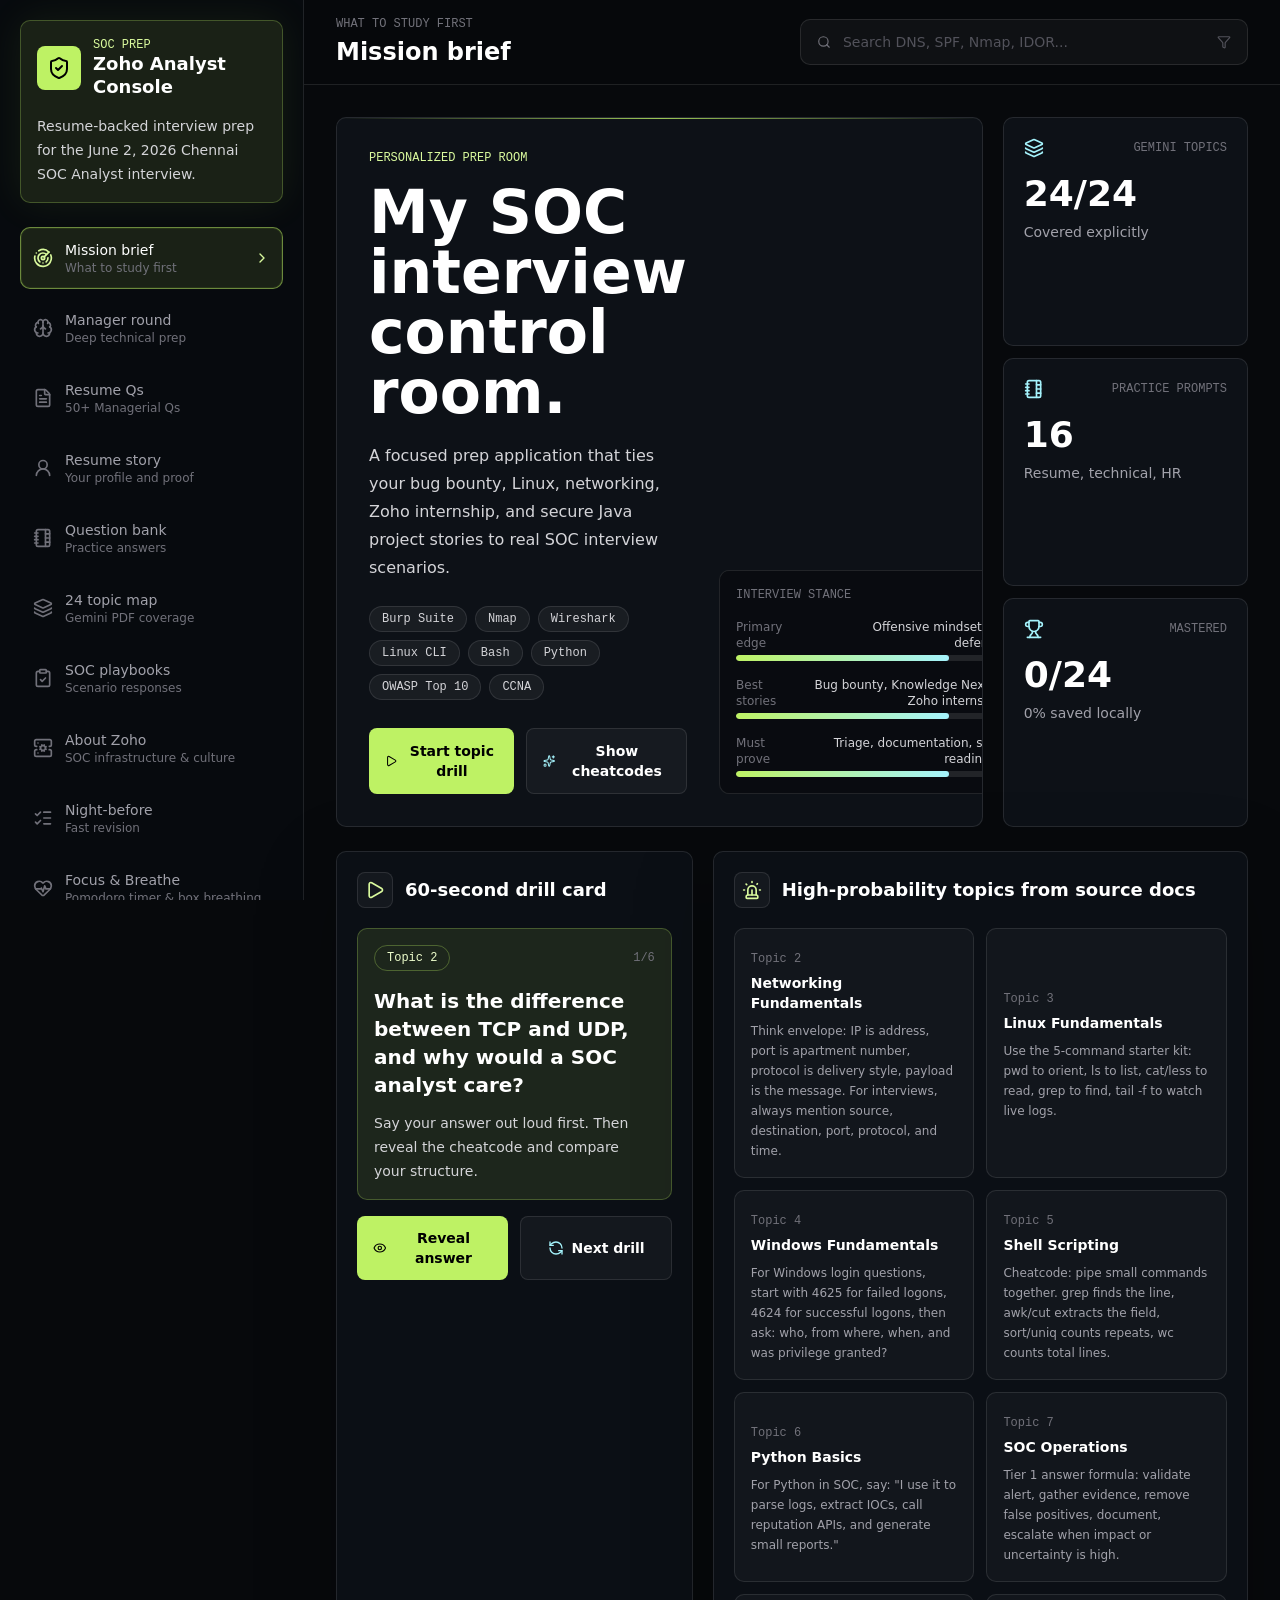
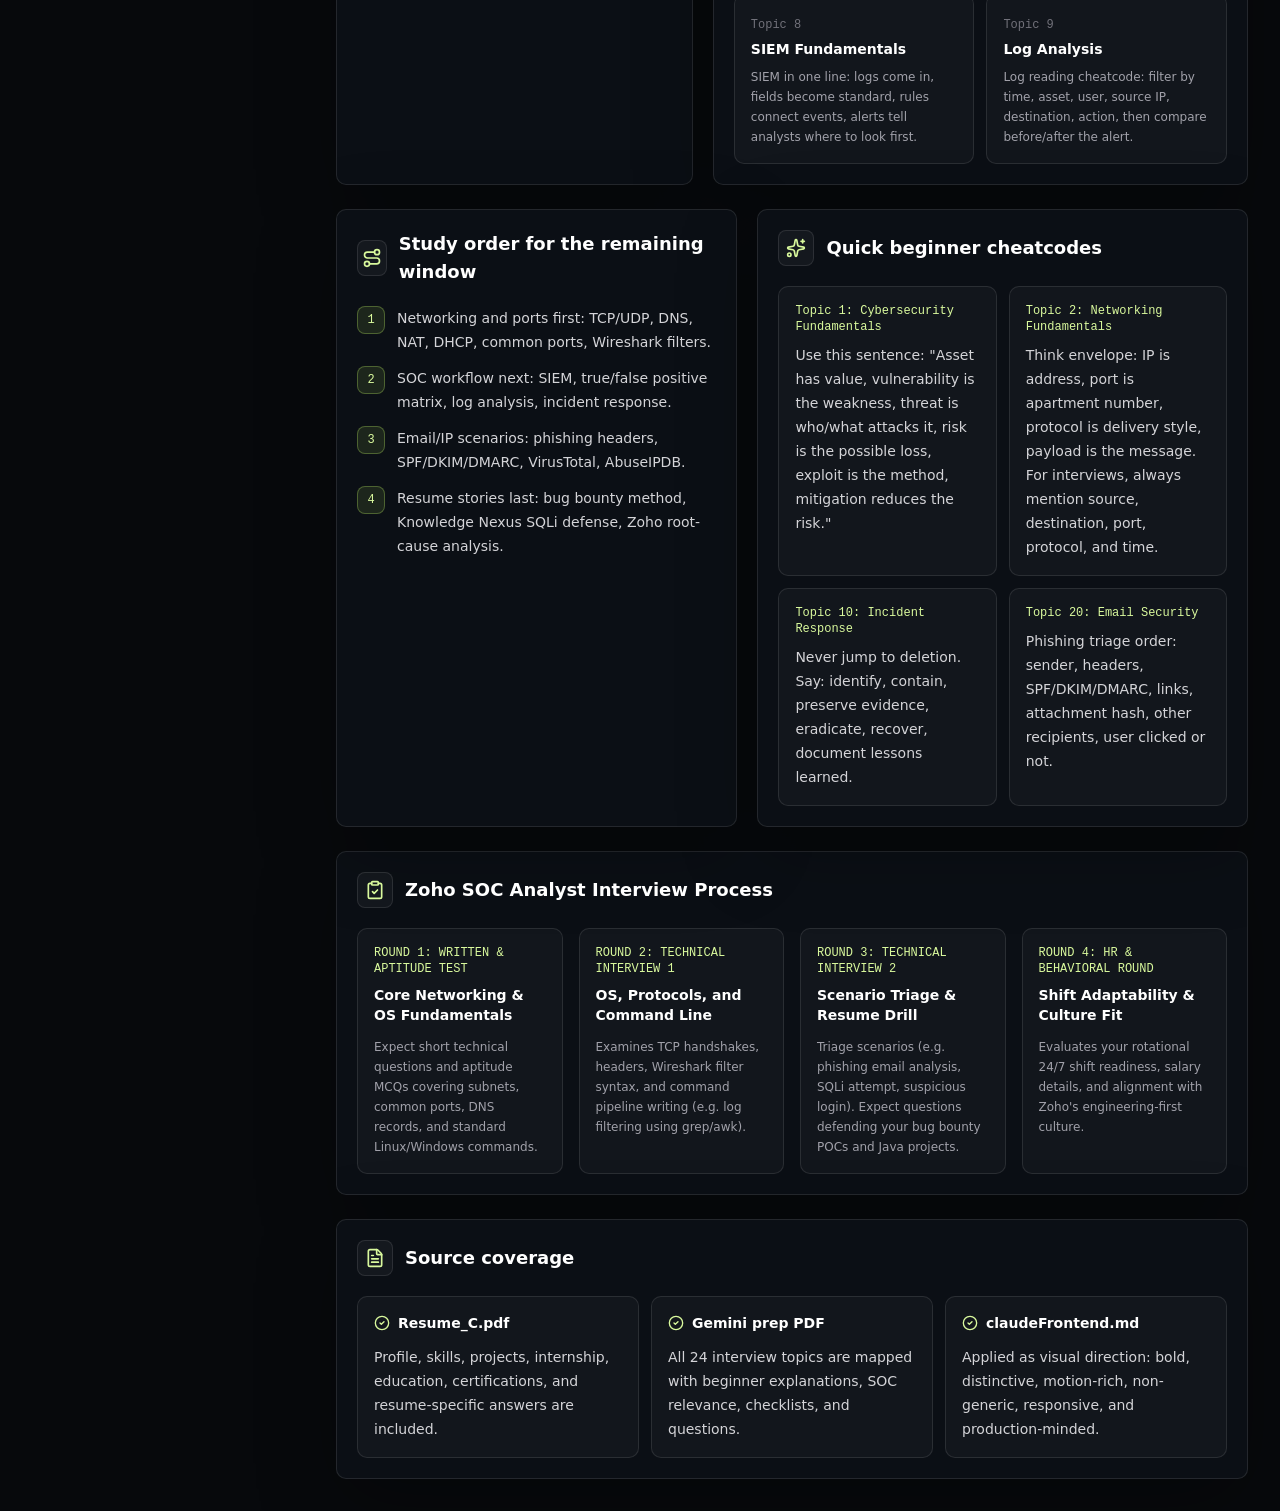
<file: index.html>
<!doctype html>
<html lang="en">
  <head>
    <meta charset="UTF-8" />
    <meta name="viewport" content="width=device-width, initial-scale=1.0" />
    <meta name="description" content="SOC Analyst Interview Study Guide with Pomodoro Timer and Box Breathing" />
    <link rel="preconnect" href="https://fonts.googleapis.com" />
    <link rel="preconnect" href="https://fonts.gstatic.com" crossorigin />
    <link href="https://fonts.googleapis.com/css2?family=JetBrains+Mono:wght@400;700&display=swap" rel="stylesheet" />
    <title>Zoho SOC Analyst Interview Study Guide</title>
    <script type="module" crossorigin src="./assets/index-CXuw4iS1.js"></script>
    <link rel="stylesheet" crossorigin href="./assets/index-C6FURMgn.css">
  </head>
  <body>
    <div id="root"></div>
  </body>
</html>
</file>
<file: assets/index-C6FURMgn.css>
*,:before,:after{--tw-border-spacing-x: 0;--tw-border-spacing-y: 0;--tw-translate-x: 0;--tw-translate-y: 0;--tw-rotate: 0;--tw-skew-x: 0;--tw-skew-y: 0;--tw-scale-x: 1;--tw-scale-y: 1;--tw-pan-x: ;--tw-pan-y: ;--tw-pinch-zoom: ;--tw-scroll-snap-strictness: proximity;--tw-gradient-from-position: ;--tw-gradient-via-position: ;--tw-gradient-to-position: ;--tw-ordinal: ;--tw-slashed-zero: ;--tw-numeric-figure: ;--tw-numeric-spacing: ;--tw-numeric-fraction: ;--tw-ring-inset: ;--tw-ring-offset-width: 0px;--tw-ring-offset-color: #fff;--tw-ring-color: rgb(59 130 246 / .5);--tw-ring-offset-shadow: 0 0 #0000;--tw-ring-shadow: 0 0 #0000;--tw-shadow: 0 0 #0000;--tw-shadow-colored: 0 0 #0000;--tw-blur: ;--tw-brightness: ;--tw-contrast: ;--tw-grayscale: ;--tw-hue-rotate: ;--tw-invert: ;--tw-saturate: ;--tw-sepia: ;--tw-drop-shadow: ;--tw-backdrop-blur: ;--tw-backdrop-brightness: ;--tw-backdrop-contrast: ;--tw-backdrop-grayscale: ;--tw-backdrop-hue-rotate: ;--tw-backdrop-invert: ;--tw-backdrop-opacity: ;--tw-backdrop-saturate: ;--tw-backdrop-sepia: ;--tw-contain-size: ;--tw-contain-layout: ;--tw-contain-paint: ;--tw-contain-style: }::backdrop{--tw-border-spacing-x: 0;--tw-border-spacing-y: 0;--tw-translate-x: 0;--tw-translate-y: 0;--tw-rotate: 0;--tw-skew-x: 0;--tw-skew-y: 0;--tw-scale-x: 1;--tw-scale-y: 1;--tw-pan-x: ;--tw-pan-y: ;--tw-pinch-zoom: ;--tw-scroll-snap-strictness: proximity;--tw-gradient-from-position: ;--tw-gradient-via-position: ;--tw-gradient-to-position: ;--tw-ordinal: ;--tw-slashed-zero: ;--tw-numeric-figure: ;--tw-numeric-spacing: ;--tw-numeric-fraction: ;--tw-ring-inset: ;--tw-ring-offset-width: 0px;--tw-ring-offset-color: #fff;--tw-ring-color: rgb(59 130 246 / .5);--tw-ring-offset-shadow: 0 0 #0000;--tw-ring-shadow: 0 0 #0000;--tw-shadow: 0 0 #0000;--tw-shadow-colored: 0 0 #0000;--tw-blur: ;--tw-brightness: ;--tw-contrast: ;--tw-grayscale: ;--tw-hue-rotate: ;--tw-invert: ;--tw-saturate: ;--tw-sepia: ;--tw-drop-shadow: ;--tw-backdrop-blur: ;--tw-backdrop-brightness: ;--tw-backdrop-contrast: ;--tw-backdrop-grayscale: ;--tw-backdrop-hue-rotate: ;--tw-backdrop-invert: ;--tw-backdrop-opacity: ;--tw-backdrop-saturate: ;--tw-backdrop-sepia: ;--tw-contain-size: ;--tw-contain-layout: ;--tw-contain-paint: ;--tw-contain-style: }*,:before,:after{box-sizing:border-box;border-width:0;border-style:solid;border-color:#e5e7eb}:before,:after{--tw-content: ""}html,:host{line-height:1.5;-webkit-text-size-adjust:100%;-moz-tab-size:4;-o-tab-size:4;tab-size:4;font-family:ui-sans-serif,system-ui,sans-serif,"Apple Color Emoji","Segoe UI Emoji",Segoe UI Symbol,"Noto Color Emoji";font-feature-settings:normal;font-variation-settings:normal;-webkit-tap-highlight-color:transparent}body{margin:0;line-height:inherit}hr{height:0;color:inherit;border-top-width:1px}abbr:where([title]){-webkit-text-decoration:underline dotted;text-decoration:underline dotted}h1,h2,h3,h4,h5,h6{font-size:inherit;font-weight:inherit}a{color:inherit;text-decoration:inherit}b,strong{font-weight:bolder}code,kbd,samp,pre{font-family:ui-monospace,SFMono-Regular,Menlo,Monaco,Consolas,Liberation Mono,Courier New,monospace;font-feature-settings:normal;font-variation-settings:normal;font-size:1em}small{font-size:80%}sub,sup{font-size:75%;line-height:0;position:relative;vertical-align:baseline}sub{bottom:-.25em}sup{top:-.5em}table{text-indent:0;border-color:inherit;border-collapse:collapse}button,input,optgroup,select,textarea{font-family:inherit;font-feature-settings:inherit;font-variation-settings:inherit;font-size:100%;font-weight:inherit;line-height:inherit;letter-spacing:inherit;color:inherit;margin:0;padding:0}button,select{text-transform:none}button,input:where([type=button]),input:where([type=reset]),input:where([type=submit]){-webkit-appearance:button;background-color:transparent;background-image:none}:-moz-focusring{outline:auto}:-moz-ui-invalid{box-shadow:none}progress{vertical-align:baseline}::-webkit-inner-spin-button,::-webkit-outer-spin-button{height:auto}[type=search]{-webkit-appearance:textfield;outline-offset:-2px}::-webkit-search-decoration{-webkit-appearance:none}::-webkit-file-upload-button{-webkit-appearance:button;font:inherit}summary{display:list-item}blockquote,dl,dd,h1,h2,h3,h4,h5,h6,hr,figure,p,pre{margin:0}fieldset{margin:0;padding:0}legend{padding:0}ol,ul,menu{list-style:none;margin:0;padding:0}dialog{padding:0}textarea{resize:vertical}input::-moz-placeholder,textarea::-moz-placeholder{opacity:1;color:#9ca3af}input::placeholder,textarea::placeholder{opacity:1;color:#9ca3af}button,[role=button]{cursor:pointer}:disabled{cursor:default}img,svg,video,canvas,audio,iframe,embed,object{display:block;vertical-align:middle}img,video{max-width:100%;height:auto}[hidden]:where(:not([hidden=until-found])){display:none}:root{--background: 0 0% 100%;--foreground: 240 10% 3.9%;--card: 0 0% 100%;--card-foreground: 240 10% 3.9%;--popover: 0 0% 100%;--popover-foreground: 240 10% 3.9%;--primary: 240 5.9% 10%;--primary-foreground: 0 0% 98%;--secondary: 240 4.8% 95.9%;--secondary-foreground: 240 5.9% 10%;--muted: 240 4.8% 95.9%;--muted-foreground: 240 3.8% 46.1%;--accent: 240 4.8% 95.9%;--accent-foreground: 240 5.9% 10%;--destructive: 0 84.2% 60.2%;--destructive-foreground: 0 0% 98%;--border: 240 5.9% 90%;--input: 240 5.9% 90%;--ring: 240 5.9% 10%;--radius: .625rem;--sidebar-background: 0 0% 98%;--sidebar-foreground: 240 5.3% 26.1%;--sidebar-primary: 240 5.9% 10%;--sidebar-primary-foreground: 0 0% 98%;--sidebar-accent: 240 4.8% 95.9%;--sidebar-accent-foreground: 240 5.9% 10%;--sidebar-border: 220 13% 91%;--sidebar-ring: 217.2 91.2% 59.8%}.dark{--background: 240 10% 3.9%;--foreground: 0 0% 98%;--card: 240 10% 3.9%;--card-foreground: 0 0% 98%;--popover: 240 10% 3.9%;--popover-foreground: 0 0% 98%;--primary: 0 0% 98%;--primary-foreground: 240 5.9% 10%;--secondary: 240 3.7% 15.9%;--secondary-foreground: 0 0% 98%;--muted: 240 3.7% 15.9%;--muted-foreground: 240 5% 64.9%;--accent: 240 3.7% 15.9%;--accent-foreground: 0 0% 98%;--destructive: 0 62.8% 30.6%;--destructive-foreground: 0 0% 98%;--border: 240 3.7% 15.9%;--input: 240 3.7% 15.9%;--ring: 240 4.9% 83.9%;--sidebar-background: 240 5.9% 10%;--sidebar-foreground: 240 4.8% 95.9%;--sidebar-primary: 224.3 76.3% 48%;--sidebar-primary-foreground: 0 0% 100%;--sidebar-accent: 240 3.7% 15.9%;--sidebar-accent-foreground: 240 4.8% 95.9%;--sidebar-border: 240 3.7% 15.9%;--sidebar-ring: 217.2 91.2% 59.8%}*{border-color:hsl(var(--border))}body{background-color:hsl(var(--background));color:hsl(var(--foreground))}.container{width:100%}@media(min-width:640px){.container{max-width:640px}}@media(min-width:768px){.container{max-width:768px}}@media(min-width:1024px){.container{max-width:1024px}}@media(min-width:1280px){.container{max-width:1280px}}@media(min-width:1536px){.container{max-width:1536px}}.sr-only{position:absolute;width:1px;height:1px;padding:0;margin:-1px;overflow:hidden;clip:rect(0,0,0,0);white-space:nowrap;border-width:0}.pointer-events-none{pointer-events:none}.visible{visibility:visible}.invisible{visibility:hidden}.static{position:static}.fixed{position:fixed}.absolute{position:absolute}.relative{position:relative}.sticky{position:sticky}.inset-0{inset:0}.inset-x-0{left:0;right:0}.inset-x-3{left:.75rem;right:.75rem}.inset-y-0{top:0;bottom:0}.-bottom-12{bottom:-3rem}.-left-12{left:-3rem}.-right-12{right:-3rem}.-top-12{top:-3rem}.bottom-0{bottom:0}.bottom-3{bottom:.75rem}.left-0{left:0}.left-1\/2{left:50%}.left-2{left:.5rem}.left-\[50\%\]{left:50%}.right-0{right:0}.right-1{right:.25rem}.right-2{right:.5rem}.right-3{right:.75rem}.right-4{right:1rem}.top-0{top:0}.top-1\.5{top:.375rem}.top-1\/2{top:50%}.top-3\.5{top:.875rem}.top-4{top:1rem}.top-\[1px\]{top:1px}.top-\[50\%\]{top:50%}.top-\[60\%\]{top:60%}.top-full{top:100%}.isolate{isolation:isolate}.-z-10{z-index:-10}.z-10{z-index:10}.z-20{z-index:20}.z-30{z-index:30}.z-40{z-index:40}.z-50{z-index:50}.z-\[1\]{z-index:1}.order-first{order:-9999}.order-last{order:9999}.col-start-2{grid-column-start:2}.row-span-2{grid-row:span 2 / span 2}.row-start-1{grid-row-start:1}.\!m-0{margin:0!important}.-mx-1{margin-left:-.25rem;margin-right:-.25rem}.-my-2{margin-top:-.5rem;margin-bottom:-.5rem}.mx-2{margin-left:.5rem;margin-right:.5rem}.mx-3\.5{margin-left:.875rem;margin-right:.875rem}.mx-auto{margin-left:auto;margin-right:auto}.my-0{margin-top:0;margin-bottom:0}.my-0\.5{margin-top:.125rem;margin-bottom:.125rem}.my-1{margin-top:.25rem;margin-bottom:.25rem}.my-2{margin-top:.5rem;margin-bottom:.5rem}.-ml-4{margin-left:-1rem}.-mt-4{margin-top:-1rem}.mb-1{margin-bottom:.25rem}.mb-2{margin-bottom:.5rem}.mb-3{margin-bottom:.75rem}.mb-4{margin-bottom:1rem}.mb-5{margin-bottom:1.25rem}.mb-6{margin-bottom:1.5rem}.ml-1{margin-left:.25rem}.ml-4{margin-left:1rem}.ml-auto{margin-left:auto}.mt-0\.5{margin-top:.125rem}.mt-1{margin-top:.25rem}.mt-1\.5{margin-top:.375rem}.mt-2{margin-top:.5rem}.mt-3{margin-top:.75rem}.mt-4{margin-top:1rem}.mt-5{margin-top:1.25rem}.mt-6{margin-top:1.5rem}.mt-7{margin-top:1.75rem}.mt-8{margin-top:2rem}.mt-auto{margin-top:auto}.line-clamp-1{overflow:hidden;display:-webkit-box;-webkit-box-orient:vertical;-webkit-line-clamp:1}.line-clamp-2{overflow:hidden;display:-webkit-box;-webkit-box-orient:vertical;-webkit-line-clamp:2}.block{display:block}.inline{display:inline}.flex{display:flex}.inline-flex{display:inline-flex}.table{display:table}.table-caption{display:table-caption}.table-cell{display:table-cell}.table-row{display:table-row}.grid{display:grid}.contents{display:contents}.hidden{display:none}.aspect-square{aspect-ratio:1 / 1}.aspect-video{aspect-ratio:16 / 9}.size-10{width:2.5rem;height:2.5rem}.size-2{width:.5rem;height:.5rem}.size-2\.5{width:.625rem;height:.625rem}.size-3{width:.75rem;height:.75rem}.size-3\.5{width:.875rem;height:.875rem}.size-4{width:1rem;height:1rem}.size-6{width:1.5rem;height:1.5rem}.size-7{width:1.75rem;height:1.75rem}.size-8{width:2rem;height:2rem}.size-9{width:2.25rem;height:2.25rem}.size-auto{width:auto;height:auto}.size-full{width:100%;height:100%}.h-1\.5{height:.375rem}.h-10{height:2.5rem}.h-11{height:2.75rem}.h-12{height:3rem}.h-2{height:.5rem}.h-2\.5{height:.625rem}.h-3{height:.75rem}.h-3\.5{height:.875rem}.h-4{height:1rem}.h-5{height:1.25rem}.h-6{height:1.5rem}.h-7{height:1.75rem}.h-8{height:2rem}.h-9{height:2.25rem}.h-\[1\.15rem\]{height:1.15rem}.h-\[calc\(100\%-1px\)\]{height:calc(100% - 1px)}.h-\[var\(--radix-navigation-menu-viewport-height\)\]{height:var(--radix-navigation-menu-viewport-height)}.h-\[var\(--radix-select-trigger-height\)\]{height:var(--radix-select-trigger-height)}.h-auto{height:auto}.h-full{height:100%}.h-px{height:1px}.h-svh{height:100svh}.max-h-\[300px\]{max-height:300px}.min-h-0{min-height:0px}.min-h-14{min-height:3.5rem}.min-h-16{min-height:4rem}.min-h-4{min-height:1rem}.min-h-full{min-height:100%}.min-h-screen{min-height:100vh}.min-h-svh{min-height:100svh}.w-0{width:0px}.w-1{width:.25rem}.w-10{width:2.5rem}.w-11{width:2.75rem}.w-12{width:3rem}.w-2{width:.5rem}.w-2\.5{width:.625rem}.w-3{width:.75rem}.w-3\.5{width:.875rem}.w-3\/4{width:75%}.w-4{width:1rem}.w-4\/5{width:80%}.w-5{width:1.25rem}.w-6{width:1.5rem}.w-64{width:16rem}.w-7{width:1.75rem}.w-72{width:18rem}.w-8{width:2rem}.w-9{width:2.25rem}.w-\[100px\]{width:100px}.w-auto{width:auto}.w-fit{width:-moz-fit-content;width:fit-content}.w-full{width:100%}.w-max{width:-moz-max-content;width:max-content}.w-px{width:1px}.min-w-0{min-width:0px}.min-w-10{min-width:2.5rem}.min-w-5{min-width:1.25rem}.min-w-8{min-width:2rem}.min-w-9{min-width:2.25rem}.min-w-\[12rem\]{min-width:12rem}.min-w-\[8rem\]{min-width:8rem}.min-w-\[var\(--radix-select-trigger-width\)\]{min-width:var(--radix-select-trigger-width)}.max-w-2xl{max-width:42rem}.max-w-3xl{max-width:48rem}.max-w-4xl{max-width:56rem}.max-w-7xl{max-width:80rem}.max-w-\[calc\(100\%-2rem\)\]{max-width:calc(100% - 2rem)}.max-w-max{max-width:-moz-max-content;max-width:max-content}.max-w-sm{max-width:24rem}.flex-1{flex:1 1 0%}.shrink-0{flex-shrink:0}.grow{flex-grow:1}.grow-0{flex-grow:0}.basis-full{flex-basis:100%}.caption-bottom{caption-side:bottom}.border-collapse{border-collapse:collapse}.-translate-x-1\/2{--tw-translate-x: -50%;transform:translate(var(--tw-translate-x),var(--tw-translate-y)) rotate(var(--tw-rotate)) skew(var(--tw-skew-x)) skewY(var(--tw-skew-y)) scaleX(var(--tw-scale-x)) scaleY(var(--tw-scale-y))}.-translate-x-px{--tw-translate-x: -1px;transform:translate(var(--tw-translate-x),var(--tw-translate-y)) rotate(var(--tw-rotate)) skew(var(--tw-skew-x)) skewY(var(--tw-skew-y)) scaleX(var(--tw-scale-x)) scaleY(var(--tw-scale-y))}.-translate-y-1\/2{--tw-translate-y: -50%;transform:translate(var(--tw-translate-x),var(--tw-translate-y)) rotate(var(--tw-rotate)) skew(var(--tw-skew-x)) skewY(var(--tw-skew-y)) scaleX(var(--tw-scale-x)) scaleY(var(--tw-scale-y))}.translate-x-\[-50\%\]{--tw-translate-x: -50%;transform:translate(var(--tw-translate-x),var(--tw-translate-y)) rotate(var(--tw-rotate)) skew(var(--tw-skew-x)) skewY(var(--tw-skew-y)) scaleX(var(--tw-scale-x)) scaleY(var(--tw-scale-y))}.translate-x-px{--tw-translate-x: 1px;transform:translate(var(--tw-translate-x),var(--tw-translate-y)) rotate(var(--tw-rotate)) skew(var(--tw-skew-x)) skewY(var(--tw-skew-y)) scaleX(var(--tw-scale-x)) scaleY(var(--tw-scale-y))}.translate-y-0\.5{--tw-translate-y: .125rem;transform:translate(var(--tw-translate-x),var(--tw-translate-y)) rotate(var(--tw-rotate)) skew(var(--tw-skew-x)) skewY(var(--tw-skew-y)) scaleX(var(--tw-scale-x)) scaleY(var(--tw-scale-y))}.translate-y-\[-50\%\]{--tw-translate-y: -50%;transform:translate(var(--tw-translate-x),var(--tw-translate-y)) rotate(var(--tw-rotate)) skew(var(--tw-skew-x)) skewY(var(--tw-skew-y)) scaleX(var(--tw-scale-x)) scaleY(var(--tw-scale-y))}.translate-y-\[calc\(-50\%_-_2px\)\]{--tw-translate-y: calc(-50% - 2px) ;transform:translate(var(--tw-translate-x),var(--tw-translate-y)) rotate(var(--tw-rotate)) skew(var(--tw-skew-x)) skewY(var(--tw-skew-y)) scaleX(var(--tw-scale-x)) scaleY(var(--tw-scale-y))}.rotate-180{--tw-rotate: 180deg;transform:translate(var(--tw-translate-x),var(--tw-translate-y)) rotate(var(--tw-rotate)) skew(var(--tw-skew-x)) skewY(var(--tw-skew-y)) scaleX(var(--tw-scale-x)) scaleY(var(--tw-scale-y))}.rotate-45{--tw-rotate: 45deg;transform:translate(var(--tw-translate-x),var(--tw-translate-y)) rotate(var(--tw-rotate)) skew(var(--tw-skew-x)) skewY(var(--tw-skew-y)) scaleX(var(--tw-scale-x)) scaleY(var(--tw-scale-y))}.rotate-90{--tw-rotate: 90deg;transform:translate(var(--tw-translate-x),var(--tw-translate-y)) rotate(var(--tw-rotate)) skew(var(--tw-skew-x)) skewY(var(--tw-skew-y)) scaleX(var(--tw-scale-x)) scaleY(var(--tw-scale-y))}.transform{transform:translate(var(--tw-translate-x),var(--tw-translate-y)) rotate(var(--tw-rotate)) skew(var(--tw-skew-x)) skewY(var(--tw-skew-y)) scaleX(var(--tw-scale-x)) scaleY(var(--tw-scale-y))}@keyframes caret-blink{0%,70%,to{opacity:1}20%,50%{opacity:0}}.animate-caret-blink{animation:caret-blink 1.25s ease-out infinite}@keyframes pulse{50%{opacity:.5}}.animate-pulse{animation:pulse 2s cubic-bezier(.4,0,.6,1) infinite}@keyframes spin{to{transform:rotate(360deg)}}.animate-spin{animation:spin 1s linear infinite}.cursor-default{cursor:default}.cursor-pointer{cursor:pointer}.cursor-text{cursor:text}.touch-none{touch-action:none}.select-none{-webkit-user-select:none;-moz-user-select:none;user-select:none}.resize-none{resize:none}.scroll-my-1{scroll-margin-top:.25rem;scroll-margin-bottom:.25rem}.scroll-py-1{scroll-padding-top:.25rem;scroll-padding-bottom:.25rem}.list-decimal{list-style-type:decimal}.list-disc{list-style-type:disc}.list-none{list-style-type:none}.auto-rows-min{grid-auto-rows:min-content}.grid-cols-1{grid-template-columns:repeat(1,minmax(0,1fr))}.grid-cols-2{grid-template-columns:repeat(2,minmax(0,1fr))}.grid-cols-8{grid-template-columns:repeat(8,minmax(0,1fr))}.grid-cols-\[0_1fr\]{grid-template-columns:0 1fr}.grid-rows-\[auto_auto\]{grid-template-rows:auto auto}.flex-row{flex-direction:row}.flex-col{flex-direction:column}.flex-col-reverse{flex-direction:column-reverse}.flex-wrap{flex-wrap:wrap}.place-content-center{place-content:center}.place-items-center{place-items:center}.items-start{align-items:flex-start}.items-end{align-items:flex-end}.items-center{align-items:center}.items-stretch{align-items:stretch}.justify-start{justify-content:flex-start}.justify-center{justify-content:center}.justify-between{justify-content:space-between}.justify-items-start{justify-items:start}.gap-0\.5{gap:.125rem}.gap-1{gap:.25rem}.gap-1\.5{gap:.375rem}.gap-2{gap:.5rem}.gap-2\.5{gap:.625rem}.gap-3{gap:.75rem}.gap-4{gap:1rem}.gap-5{gap:1.25rem}.gap-6{gap:1.5rem}.gap-7{gap:1.75rem}.gap-8{gap:2rem}.gap-\[--spacing\(var\(--gap\)\)\]{gap:var(--spacing(var(--gap)))}.gap-y-0\.5{row-gap:.125rem}.space-y-1>:not([hidden])~:not([hidden]){--tw-space-y-reverse: 0;margin-top:calc(.25rem * calc(1 - var(--tw-space-y-reverse)));margin-bottom:calc(.25rem * var(--tw-space-y-reverse))}.space-y-2>:not([hidden])~:not([hidden]){--tw-space-y-reverse: 0;margin-top:calc(.5rem * calc(1 - var(--tw-space-y-reverse)));margin-bottom:calc(.5rem * var(--tw-space-y-reverse))}.space-y-3>:not([hidden])~:not([hidden]){--tw-space-y-reverse: 0;margin-top:calc(.75rem * calc(1 - var(--tw-space-y-reverse)));margin-bottom:calc(.75rem * var(--tw-space-y-reverse))}.space-y-4>:not([hidden])~:not([hidden]){--tw-space-y-reverse: 0;margin-top:calc(1rem * calc(1 - var(--tw-space-y-reverse)));margin-bottom:calc(1rem * var(--tw-space-y-reverse))}.space-y-5>:not([hidden])~:not([hidden]){--tw-space-y-reverse: 0;margin-top:calc(1.25rem * calc(1 - var(--tw-space-y-reverse)));margin-bottom:calc(1.25rem * var(--tw-space-y-reverse))}.space-y-6>:not([hidden])~:not([hidden]){--tw-space-y-reverse: 0;margin-top:calc(1.5rem * calc(1 - var(--tw-space-y-reverse)));margin-bottom:calc(1.5rem * var(--tw-space-y-reverse))}.space-y-8>:not([hidden])~:not([hidden]){--tw-space-y-reverse: 0;margin-top:calc(2rem * calc(1 - var(--tw-space-y-reverse)));margin-bottom:calc(2rem * var(--tw-space-y-reverse))}.self-start{align-self:flex-start}.self-stretch{align-self:stretch}.justify-self-end{justify-self:end}.overflow-auto{overflow:auto}.overflow-hidden{overflow:hidden}.overflow-x-auto{overflow-x:auto}.overflow-y-auto{overflow-y:auto}.overflow-x-hidden{overflow-x:hidden}.truncate{overflow:hidden;text-overflow:ellipsis;white-space:nowrap}.whitespace-nowrap{white-space:nowrap}.text-balance{text-wrap:balance}.break-words{overflow-wrap:break-word}.rounded{border-radius:.25rem}.rounded-2xl{border-radius:1rem}.rounded-\[2px\]{border-radius:2px}.rounded-\[4px\]{border-radius:4px}.rounded-\[calc\(var\(--radius\)-5px\)\]{border-radius:calc(var(--radius) - 5px)}.rounded-\[inherit\]{border-radius:inherit}.rounded-full{border-radius:9999px}.rounded-lg{border-radius:var(--radius)}.rounded-md{border-radius:calc(var(--radius) - 2px)}.rounded-none{border-radius:0}.rounded-sm{border-radius:calc(var(--radius) - 4px)}.rounded-xl{border-radius:calc(var(--radius) + 4px)}.rounded-xs{border-radius:calc(var(--radius) - 6px)}.rounded-l-md{border-top-left-radius:calc(var(--radius) - 2px);border-bottom-left-radius:calc(var(--radius) - 2px)}.rounded-r-md{border-top-right-radius:calc(var(--radius) - 2px);border-bottom-right-radius:calc(var(--radius) - 2px)}.rounded-tl-sm{border-top-left-radius:calc(var(--radius) - 4px)}.border{border-width:1px}.border-0{border-width:0px}.border-\[1\.5px\]{border-width:1.5px}.border-y{border-top-width:1px;border-bottom-width:1px}.border-b{border-bottom-width:1px}.border-l{border-left-width:1px}.border-r{border-right-width:1px}.border-t{border-top-width:1px}.border-dashed{border-style:dashed}.border-amber-300\/20{border-color:#fcd34d33}.border-amber-300\/25{border-color:#fcd34d40}.border-amber-300\/30{border-color:#fcd34d4d}.border-border{border-color:hsl(var(--border))}.border-border\/50{border-color:hsl(var(--border) / .5)}.border-cyan-300\/20{border-color:#67e8f933}.border-cyan-300\/25{border-color:#67e8f940}.border-cyan-300\/30{border-color:#67e8f94d}.border-emerald-300\/30{border-color:#6ee7b74d}.border-input{border-color:hsl(var(--input))}.border-lime-300\/20{border-color:#bef26433}.border-lime-300\/25{border-color:#bef26440}.border-lime-300\/30{border-color:#bef2644d}.border-lime-300\/40{border-color:#bef26466}.border-lime-300\/45{border-color:#bef26473}.border-lime-300\/50{border-color:#bef26480}.border-primary{border-color:hsl(var(--primary))}.border-rose-300\/25{border-color:#fda4af40}.border-rose-300\/30{border-color:#fda4af4d}.border-sidebar-border{border-color:hsl(var(--sidebar-border))}.border-sky-300\/30{border-color:#7dd3fc4d}.border-transparent{border-color:transparent}.border-violet-300\/25{border-color:#c4b5fd40}.border-violet-300\/30{border-color:#c4b5fd4d}.border-white\/10{border-color:#ffffff1a}.border-white\/5{border-color:#ffffff0d}.border-zinc-300\/30{border-color:#d4d4d84d}.border-zinc-800{--tw-border-opacity: 1;border-color:rgb(39 39 42 / var(--tw-border-opacity, 1))}.border-l-transparent{border-left-color:transparent}.border-t-transparent{border-top-color:transparent}.bg-\[\#07090c\]{--tw-bg-opacity: 1;background-color:rgb(7 9 12 / var(--tw-bg-opacity, 1))}.bg-\[\#07090c\]\/90{background-color:#07090ce6}.bg-\[\#080b0f\]\/95{background-color:#080b0ff2}.bg-\[\#090d12\]\/95{background-color:#090d12f2}.bg-\[\#0d1117\]{--tw-bg-opacity: 1;background-color:rgb(13 17 23 / var(--tw-bg-opacity, 1))}.bg-\[\#0d1117\]\/80{background-color:#0d1117cc}.bg-\[\#0d1117\]\/90{background-color:#0d1117e6}.bg-accent{background-color:hsl(var(--accent))}.bg-amber-300\/10{background-color:#fcd34d1a}.bg-background{background-color:hsl(var(--background))}.bg-black\/20{background-color:#0003}.bg-black\/25{background-color:#00000040}.bg-black\/30{background-color:#0000004d}.bg-black\/50{background-color:#00000080}.bg-border{background-color:hsl(var(--border))}.bg-card{background-color:hsl(var(--card))}.bg-cyan-300\/10{background-color:#67e8f91a}.bg-destructive{--tw-bg-opacity: 1;background-color:hsl(var(--destructive) / var(--tw-bg-opacity, 1))}.bg-emerald-300\/10{background-color:#6ee7b71a}.bg-foreground{background-color:hsl(var(--foreground))}.bg-indigo-500{--tw-bg-opacity: 1;background-color:rgb(99 102 241 / var(--tw-bg-opacity, 1))}.bg-indigo-500\/20{background-color:#6366f133}.bg-input{background-color:hsl(var(--input))}.bg-lime-300{--tw-bg-opacity: 1;background-color:rgb(190 242 100 / var(--tw-bg-opacity, 1))}.bg-lime-300\/10{background-color:#bef2641a}.bg-lime-300\/15{background-color:#bef26426}.bg-lime-300\/5{background-color:#bef2640d}.bg-muted{background-color:hsl(var(--muted))}.bg-muted\/50{background-color:hsl(var(--muted) / .5)}.bg-popover{background-color:hsl(var(--popover))}.bg-primary{background-color:hsl(var(--primary))}.bg-primary\/20{background-color:hsl(var(--primary) / .2)}.bg-rose-300\/10{background-color:#fda4af1a}.bg-secondary{background-color:hsl(var(--secondary))}.bg-sidebar{background-color:hsl(var(--sidebar-background))}.bg-sidebar-border{background-color:hsl(var(--sidebar-border))}.bg-sky-300\/10{background-color:#7dd3fc1a}.bg-transparent{background-color:transparent}.bg-violet-300\/10{background-color:#c4b5fd1a}.bg-white{--tw-bg-opacity: 1;background-color:rgb(255 255 255 / var(--tw-bg-opacity, 1))}.bg-white\/10{background-color:#ffffff1a}.bg-white\/\[0\.03\]{background-color:#ffffff08}.bg-white\/\[0\.04\]{background-color:#ffffff0a}.bg-white\/\[0\.05\]{background-color:#ffffff0d}.bg-zinc-300\/10{background-color:#d4d4d81a}.bg-zinc-800{--tw-bg-opacity: 1;background-color:rgb(39 39 42 / var(--tw-bg-opacity, 1))}.bg-zinc-800\/50{background-color:#27272a80}.bg-zinc-900\/50{background-color:#18181b80}.bg-zinc-900\/80{background-color:#18181bcc}.bg-zinc-950\/50{background-color:#09090b80}.bg-gradient-to-br{background-image:linear-gradient(to bottom right,var(--tw-gradient-stops))}.bg-gradient-to-r{background-image:linear-gradient(to right,var(--tw-gradient-stops))}.from-indigo-500\/5{--tw-gradient-from: rgb(99 102 241 / .05) var(--tw-gradient-from-position);--tw-gradient-to: rgb(99 102 241 / 0) var(--tw-gradient-to-position);--tw-gradient-stops: var(--tw-gradient-from), var(--tw-gradient-to)}.from-lime-300{--tw-gradient-from: #bef264 var(--tw-gradient-from-position);--tw-gradient-to: rgb(190 242 100 / 0) var(--tw-gradient-to-position);--tw-gradient-stops: var(--tw-gradient-from), var(--tw-gradient-to)}.from-transparent{--tw-gradient-from: transparent var(--tw-gradient-from-position);--tw-gradient-to: rgb(0 0 0 / 0) var(--tw-gradient-to-position);--tw-gradient-stops: var(--tw-gradient-from), var(--tw-gradient-to)}.via-lime-300\/80{--tw-gradient-to: rgb(190 242 100 / 0) var(--tw-gradient-to-position);--tw-gradient-stops: var(--tw-gradient-from), rgb(190 242 100 / .8) var(--tw-gradient-via-position), var(--tw-gradient-to)}.to-cyan-200{--tw-gradient-to: #a5f3fc var(--tw-gradient-to-position)}.to-purple-500\/5{--tw-gradient-to: rgb(168 85 247 / .05) var(--tw-gradient-to-position)}.to-transparent{--tw-gradient-to: transparent var(--tw-gradient-to-position)}.fill-current{fill:currentColor}.fill-foreground{fill:hsl(var(--foreground))}.fill-primary{fill:hsl(var(--primary))}.p-0{padding:0}.p-1{padding:.25rem}.p-2{padding:.5rem}.p-3{padding:.75rem}.p-4{padding:1rem}.p-5{padding:1.25rem}.p-6{padding:1.5rem}.p-\[3px\]{padding:3px}.p-px{padding:1px}.px-1{padding-left:.25rem;padding-right:.25rem}.px-1\.5{padding-left:.375rem;padding-right:.375rem}.px-2{padding-left:.5rem;padding-right:.5rem}.px-2\.5{padding-left:.625rem;padding-right:.625rem}.px-3{padding-left:.75rem;padding-right:.75rem}.px-4{padding-left:1rem;padding-right:1rem}.px-5{padding-left:1.25rem;padding-right:1.25rem}.px-6{padding-left:1.5rem;padding-right:1.5rem}.py-0\.5{padding-top:.125rem;padding-bottom:.125rem}.py-1{padding-top:.25rem;padding-bottom:.25rem}.py-1\.5{padding-top:.375rem;padding-bottom:.375rem}.py-2{padding-top:.5rem;padding-bottom:.5rem}.py-3{padding-top:.75rem;padding-bottom:.75rem}.py-4{padding-top:1rem;padding-bottom:1rem}.py-6{padding-top:1.5rem;padding-bottom:1.5rem}.pb-1{padding-bottom:.25rem}.pb-28{padding-bottom:7rem}.pb-3{padding-bottom:.75rem}.pb-4{padding-bottom:1rem}.pl-14{padding-left:3.5rem}.pl-2{padding-left:.5rem}.pl-3{padding-left:.75rem}.pl-4{padding-left:1rem}.pl-8{padding-left:2rem}.pr-1{padding-right:.25rem}.pr-2{padding-right:.5rem}.pr-2\.5{padding-right:.625rem}.pr-3{padding-right:.75rem}.pr-8{padding-right:2rem}.pt-0{padding-top:0}.pt-3{padding-top:.75rem}.pt-4{padding-top:1rem}.pt-6{padding-top:1.5rem}.pt-8{padding-top:2rem}.text-left{text-align:left}.text-center{text-align:center}.text-right{text-align:right}.align-middle{vertical-align:middle}.font-mono{font-family:ui-monospace,SFMono-Regular,Menlo,Monaco,Consolas,Liberation Mono,Courier New,monospace}.font-sans{font-family:ui-sans-serif,system-ui,sans-serif,"Apple Color Emoji","Segoe UI Emoji",Segoe UI Symbol,"Noto Color Emoji"}.text-2xl{font-size:1.5rem;line-height:2rem}.text-3xl{font-size:1.875rem;line-height:2.25rem}.text-4xl{font-size:2.25rem;line-height:2.5rem}.text-\[0\.8rem\]{font-size:.8rem}.text-\[10px\]{font-size:10px}.text-\[11px\]{font-size:11px}.text-base{font-size:1rem;line-height:1.5rem}.text-lg{font-size:1.125rem;line-height:1.75rem}.text-sm{font-size:.875rem;line-height:1.25rem}.text-sm\/relaxed{font-size:.875rem;line-height:1.625}.text-xl{font-size:1.25rem;line-height:1.75rem}.text-xs{font-size:.75rem;line-height:1rem}.font-bold{font-weight:700}.font-medium{font-weight:500}.font-normal{font-weight:400}.font-semibold{font-weight:600}.uppercase{text-transform:uppercase}.tabular-nums{--tw-numeric-spacing: tabular-nums;font-variant-numeric:var(--tw-ordinal) var(--tw-slashed-zero) var(--tw-numeric-figure) var(--tw-numeric-spacing) var(--tw-numeric-fraction)}.leading-5{line-height:1.25rem}.leading-6{line-height:1.5rem}.leading-7{line-height:1.75rem}.leading-none{line-height:1}.leading-normal{line-height:1.5}.leading-relaxed{line-height:1.625}.leading-snug{line-height:1.375}.leading-tight{line-height:1.25}.tracking-\[0\.16em\]{letter-spacing:.16em}.tracking-\[0\.18em\]{letter-spacing:.18em}.tracking-\[0\.22em\]{letter-spacing:.22em}.tracking-\[0\.24em\]{letter-spacing:.24em}.tracking-\[0\.28em\]{letter-spacing:.28em}.tracking-\[0\.2em\]{letter-spacing:.2em}.tracking-\[0\.3em\]{letter-spacing:.3em}.tracking-tight{letter-spacing:-.025em}.tracking-widest{letter-spacing:.1em}.text-accent-foreground{color:hsl(var(--accent-foreground))}.text-amber-100{--tw-text-opacity: 1;color:rgb(254 243 199 / var(--tw-text-opacity, 1))}.text-amber-200{--tw-text-opacity: 1;color:rgb(253 230 138 / var(--tw-text-opacity, 1))}.text-amber-50{--tw-text-opacity: 1;color:rgb(255 251 235 / var(--tw-text-opacity, 1))}.text-background{color:hsl(var(--background))}.text-black{--tw-text-opacity: 1;color:rgb(0 0 0 / var(--tw-text-opacity, 1))}.text-card-foreground{color:hsl(var(--card-foreground))}.text-current{color:currentColor}.text-cyan-100{--tw-text-opacity: 1;color:rgb(207 250 254 / var(--tw-text-opacity, 1))}.text-cyan-200{--tw-text-opacity: 1;color:rgb(165 243 252 / var(--tw-text-opacity, 1))}.text-cyan-50{--tw-text-opacity: 1;color:rgb(236 254 255 / var(--tw-text-opacity, 1))}.text-destructive{--tw-text-opacity: 1;color:hsl(var(--destructive) / var(--tw-text-opacity, 1))}.text-emerald-200{--tw-text-opacity: 1;color:rgb(167 243 208 / var(--tw-text-opacity, 1))}.text-foreground{color:hsl(var(--foreground))}.text-indigo-400{--tw-text-opacity: 1;color:rgb(129 140 248 / var(--tw-text-opacity, 1))}.text-lime-100{--tw-text-opacity: 1;color:rgb(236 252 203 / var(--tw-text-opacity, 1))}.text-lime-200{--tw-text-opacity: 1;color:rgb(217 249 157 / var(--tw-text-opacity, 1))}.text-lime-300{--tw-text-opacity: 1;color:rgb(190 242 100 / var(--tw-text-opacity, 1))}.text-lime-50{--tw-text-opacity: 1;color:rgb(247 254 231 / var(--tw-text-opacity, 1))}.text-muted-foreground{color:hsl(var(--muted-foreground))}.text-popover-foreground{color:hsl(var(--popover-foreground))}.text-primary{color:hsl(var(--primary))}.text-primary-foreground{color:hsl(var(--primary-foreground))}.text-rose-100{--tw-text-opacity: 1;color:rgb(255 228 230 / var(--tw-text-opacity, 1))}.text-rose-200{--tw-text-opacity: 1;color:rgb(254 205 211 / var(--tw-text-opacity, 1))}.text-rose-300{--tw-text-opacity: 1;color:rgb(253 164 175 / var(--tw-text-opacity, 1))}.text-rose-50{--tw-text-opacity: 1;color:rgb(255 241 242 / var(--tw-text-opacity, 1))}.text-secondary-foreground{color:hsl(var(--secondary-foreground))}.text-sidebar-foreground{color:hsl(var(--sidebar-foreground))}.text-sidebar-foreground\/70{color:hsl(var(--sidebar-foreground) / .7)}.text-sky-200{--tw-text-opacity: 1;color:rgb(186 230 253 / var(--tw-text-opacity, 1))}.text-violet-100{--tw-text-opacity: 1;color:rgb(237 233 254 / var(--tw-text-opacity, 1))}.text-violet-200{--tw-text-opacity: 1;color:rgb(221 214 254 / var(--tw-text-opacity, 1))}.text-violet-50{--tw-text-opacity: 1;color:rgb(245 243 255 / var(--tw-text-opacity, 1))}.text-white{--tw-text-opacity: 1;color:rgb(255 255 255 / var(--tw-text-opacity, 1))}.text-zinc-100{--tw-text-opacity: 1;color:rgb(244 244 245 / var(--tw-text-opacity, 1))}.text-zinc-200{--tw-text-opacity: 1;color:rgb(228 228 231 / var(--tw-text-opacity, 1))}.text-zinc-300{--tw-text-opacity: 1;color:rgb(212 212 216 / var(--tw-text-opacity, 1))}.text-zinc-400{--tw-text-opacity: 1;color:rgb(161 161 170 / var(--tw-text-opacity, 1))}.text-zinc-500{--tw-text-opacity: 1;color:rgb(113 113 122 / var(--tw-text-opacity, 1))}.text-zinc-600{--tw-text-opacity: 1;color:rgb(82 82 91 / var(--tw-text-opacity, 1))}.underline-offset-4{text-underline-offset:4px}.opacity-0{opacity:0}.opacity-50{opacity:.5}.opacity-70{opacity:.7}.opacity-80{opacity:.8}.shadow{--tw-shadow: 0 1px 3px 0 rgb(0 0 0 / .1), 0 1px 2px -1px rgb(0 0 0 / .1);--tw-shadow-colored: 0 1px 3px 0 var(--tw-shadow-color), 0 1px 2px -1px var(--tw-shadow-color);box-shadow:var(--tw-ring-offset-shadow, 0 0 #0000),var(--tw-ring-shadow, 0 0 #0000),var(--tw-shadow)}.shadow-\[0_0_0_1px_hsl\(var\(--sidebar-border\)\)\]{--tw-shadow: 0 0 0 1px hsl(var(--sidebar-border));--tw-shadow-colored: 0 0 0 1px var(--tw-shadow-color);box-shadow:var(--tw-ring-offset-shadow, 0 0 #0000),var(--tw-ring-shadow, 0 0 #0000),var(--tw-shadow)}.shadow-\[0_0_0_1px_rgba\(190\,255\,71\,0\.14\)\]{--tw-shadow: 0 0 0 1px rgba(190,255,71,.14);--tw-shadow-colored: 0 0 0 1px var(--tw-shadow-color);box-shadow:var(--tw-ring-offset-shadow, 0 0 #0000),var(--tw-ring-shadow, 0 0 #0000),var(--tw-shadow)}.shadow-\[0_0_40px_rgba\(190\,255\,71\,0\.08\)\]{--tw-shadow: 0 0 40px rgba(190,255,71,.08);--tw-shadow-colored: 0 0 40px var(--tw-shadow-color);box-shadow:var(--tw-ring-offset-shadow, 0 0 #0000),var(--tw-ring-shadow, 0 0 #0000),var(--tw-shadow)}.shadow-\[0_20px_80px_rgba\(0\,0\,0\,0\.55\)\]{--tw-shadow: 0 20px 80px rgba(0,0,0,.55);--tw-shadow-colored: 0 20px 80px var(--tw-shadow-color);box-shadow:var(--tw-ring-offset-shadow, 0 0 #0000),var(--tw-ring-shadow, 0 0 #0000),var(--tw-shadow)}.shadow-\[0_24px_80px_rgba\(0\,0\,0\,0\.25\)\]{--tw-shadow: 0 24px 80px rgba(0,0,0,.25);--tw-shadow-colored: 0 24px 80px var(--tw-shadow-color);box-shadow:var(--tw-ring-offset-shadow, 0 0 #0000),var(--tw-ring-shadow, 0 0 #0000),var(--tw-shadow)}.shadow-\[inset_0_0_0_1px_rgba\(190\,255\,71\,0\.08\)\]{--tw-shadow: inset 0 0 0 1px rgba(190,255,71,.08);--tw-shadow-colored: inset 0 0 0 1px var(--tw-shadow-color);box-shadow:var(--tw-ring-offset-shadow, 0 0 #0000),var(--tw-ring-shadow, 0 0 #0000),var(--tw-shadow)}.shadow-lg{--tw-shadow: 0 10px 15px -3px rgb(0 0 0 / .1), 0 4px 6px -4px rgb(0 0 0 / .1);--tw-shadow-colored: 0 10px 15px -3px var(--tw-shadow-color), 0 4px 6px -4px var(--tw-shadow-color);box-shadow:var(--tw-ring-offset-shadow, 0 0 #0000),var(--tw-ring-shadow, 0 0 #0000),var(--tw-shadow)}.shadow-md{--tw-shadow: 0 4px 6px -1px rgb(0 0 0 / .1), 0 2px 4px -2px rgb(0 0 0 / .1);--tw-shadow-colored: 0 4px 6px -1px var(--tw-shadow-color), 0 2px 4px -2px var(--tw-shadow-color);box-shadow:var(--tw-ring-offset-shadow, 0 0 #0000),var(--tw-ring-shadow, 0 0 #0000),var(--tw-shadow)}.shadow-none{--tw-shadow: 0 0 #0000;--tw-shadow-colored: 0 0 #0000;box-shadow:var(--tw-ring-offset-shadow, 0 0 #0000),var(--tw-ring-shadow, 0 0 #0000),var(--tw-shadow)}.shadow-sm{--tw-shadow: 0 1px 2px 0 rgb(0 0 0 / .05);--tw-shadow-colored: 0 1px 2px 0 var(--tw-shadow-color);box-shadow:var(--tw-ring-offset-shadow, 0 0 #0000),var(--tw-ring-shadow, 0 0 #0000),var(--tw-shadow)}.shadow-xl{--tw-shadow: 0 20px 25px -5px rgb(0 0 0 / .1), 0 8px 10px -6px rgb(0 0 0 / .1);--tw-shadow-colored: 0 20px 25px -5px var(--tw-shadow-color), 0 8px 10px -6px var(--tw-shadow-color);box-shadow:var(--tw-ring-offset-shadow, 0 0 #0000),var(--tw-ring-shadow, 0 0 #0000),var(--tw-shadow)}.shadow-xs{--tw-shadow: 0 1px 2px 0 rgb(0 0 0 / .05);--tw-shadow-colored: 0 1px 2px 0 var(--tw-shadow-color);box-shadow:var(--tw-ring-offset-shadow, 0 0 #0000),var(--tw-ring-shadow, 0 0 #0000),var(--tw-shadow)}.shadow-indigo-500\/20{--tw-shadow-color: rgb(99 102 241 / .2);--tw-shadow: var(--tw-shadow-colored)}.outline-none{outline:2px solid transparent;outline-offset:2px}.outline{outline-style:solid}.ring{--tw-ring-offset-shadow: var(--tw-ring-inset) 0 0 0 var(--tw-ring-offset-width) var(--tw-ring-offset-color);--tw-ring-shadow: var(--tw-ring-inset) 0 0 0 calc(3px + var(--tw-ring-offset-width)) var(--tw-ring-color);box-shadow:var(--tw-ring-offset-shadow),var(--tw-ring-shadow),var(--tw-shadow, 0 0 #0000)}.ring-0{--tw-ring-offset-shadow: var(--tw-ring-inset) 0 0 0 var(--tw-ring-offset-width) var(--tw-ring-offset-color);--tw-ring-shadow: var(--tw-ring-inset) 0 0 0 calc(0px + var(--tw-ring-offset-width)) var(--tw-ring-color);box-shadow:var(--tw-ring-offset-shadow),var(--tw-ring-shadow),var(--tw-shadow, 0 0 #0000)}.ring-ring\/50{--tw-ring-color: hsl(var(--ring) / .5)}.ring-sidebar-ring{--tw-ring-color: hsl(var(--sidebar-ring))}.ring-offset-background{--tw-ring-offset-color: hsl(var(--background))}.drop-shadow{--tw-drop-shadow: drop-shadow(0 1px 2px rgb(0 0 0 / .1)) drop-shadow(0 1px 1px rgb(0 0 0 / .06));filter:var(--tw-blur) var(--tw-brightness) var(--tw-contrast) var(--tw-grayscale) var(--tw-hue-rotate) var(--tw-invert) var(--tw-saturate) var(--tw-sepia) var(--tw-drop-shadow)}.filter{filter:var(--tw-blur) var(--tw-brightness) var(--tw-contrast) var(--tw-grayscale) var(--tw-hue-rotate) var(--tw-invert) var(--tw-saturate) var(--tw-sepia) var(--tw-drop-shadow)}.backdrop-blur-xl{--tw-backdrop-blur: blur(24px);-webkit-backdrop-filter:var(--tw-backdrop-blur) var(--tw-backdrop-brightness) var(--tw-backdrop-contrast) var(--tw-backdrop-grayscale) var(--tw-backdrop-hue-rotate) var(--tw-backdrop-invert) var(--tw-backdrop-opacity) var(--tw-backdrop-saturate) var(--tw-backdrop-sepia);backdrop-filter:var(--tw-backdrop-blur) var(--tw-backdrop-brightness) var(--tw-backdrop-contrast) var(--tw-backdrop-grayscale) var(--tw-backdrop-hue-rotate) var(--tw-backdrop-invert) var(--tw-backdrop-opacity) var(--tw-backdrop-saturate) var(--tw-backdrop-sepia)}.transition{transition-property:color,background-color,border-color,text-decoration-color,fill,stroke,opacity,box-shadow,transform,filter,backdrop-filter;transition-timing-function:cubic-bezier(.4,0,.2,1);transition-duration:.15s}.transition-\[color\,box-shadow\]{transition-property:color,box-shadow;transition-timing-function:cubic-bezier(.4,0,.2,1);transition-duration:.15s}.transition-\[left\,right\,width\]{transition-property:left,right,width;transition-timing-function:cubic-bezier(.4,0,.2,1);transition-duration:.15s}.transition-\[margin\,opacity\]{transition-property:margin,opacity;transition-timing-function:cubic-bezier(.4,0,.2,1);transition-duration:.15s}.transition-\[width\,height\,padding\]{transition-property:width,height,padding;transition-timing-function:cubic-bezier(.4,0,.2,1);transition-duration:.15s}.transition-\[width\]{transition-property:width;transition-timing-function:cubic-bezier(.4,0,.2,1);transition-duration:.15s}.transition-all{transition-property:all;transition-timing-function:cubic-bezier(.4,0,.2,1);transition-duration:.15s}.transition-colors{transition-property:color,background-color,border-color,text-decoration-color,fill,stroke;transition-timing-function:cubic-bezier(.4,0,.2,1);transition-duration:.15s}.transition-none{transition-property:none}.transition-opacity{transition-property:opacity;transition-timing-function:cubic-bezier(.4,0,.2,1);transition-duration:.15s}.transition-shadow{transition-property:box-shadow;transition-timing-function:cubic-bezier(.4,0,.2,1);transition-duration:.15s}.transition-transform{transition-property:transform;transition-timing-function:cubic-bezier(.4,0,.2,1);transition-duration:.15s}.duration-100{transition-duration:.1s}.duration-1000{transition-duration:1s}.duration-200{transition-duration:.2s}.duration-300{transition-duration:.3s}.duration-500{transition-duration:.5s}.duration-700{transition-duration:.7s}.ease-in-out{transition-timing-function:cubic-bezier(.4,0,.2,1)}.ease-linear{transition-timing-function:linear}@keyframes enter{0%{opacity:var(--tw-enter-opacity, 1);transform:translate3d(var(--tw-enter-translate-x, 0),var(--tw-enter-translate-y, 0),0) scale3d(var(--tw-enter-scale, 1),var(--tw-enter-scale, 1),var(--tw-enter-scale, 1)) rotate(var(--tw-enter-rotate, 0))}}@keyframes exit{to{opacity:var(--tw-exit-opacity, 1);transform:translate3d(var(--tw-exit-translate-x, 0),var(--tw-exit-translate-y, 0),0) scale3d(var(--tw-exit-scale, 1),var(--tw-exit-scale, 1),var(--tw-exit-scale, 1)) rotate(var(--tw-exit-rotate, 0))}}.animate-in{animation-name:enter;animation-duration:.15s;--tw-enter-opacity: initial;--tw-enter-scale: initial;--tw-enter-rotate: initial;--tw-enter-translate-x: initial;--tw-enter-translate-y: initial}.fade-in,.fade-in-0{--tw-enter-opacity: 0}.zoom-in-95{--tw-enter-scale: .95}.slide-in-from-bottom-4{--tw-enter-translate-y: 1rem}.duration-100{animation-duration:.1s}.duration-1000{animation-duration:1s}.duration-200{animation-duration:.2s}.duration-300{animation-duration:.3s}.duration-500{animation-duration:.5s}.duration-700{animation-duration:.7s}.ease-in-out{animation-timing-function:cubic-bezier(.4,0,.2,1)}.ease-linear{animation-timing-function:linear}.running{animation-play-state:running}.paused{animation-play-state:paused}.\[--cell-size\:--spacing\(8\)\]{--cell-size: var(--spacing(8))}.selection\:bg-primary *::-moz-selection{background-color:hsl(var(--primary))}.selection\:bg-primary *::selection{background-color:hsl(var(--primary))}.selection\:text-primary-foreground *::-moz-selection{color:hsl(var(--primary-foreground))}.selection\:text-primary-foreground *::selection{color:hsl(var(--primary-foreground))}.selection\:bg-primary::-moz-selection{background-color:hsl(var(--primary))}.selection\:bg-primary::selection{background-color:hsl(var(--primary))}.selection\:text-primary-foreground::-moz-selection{color:hsl(var(--primary-foreground))}.selection\:text-primary-foreground::selection{color:hsl(var(--primary-foreground))}.file\:inline-flex::file-selector-button{display:inline-flex}.file\:h-7::file-selector-button{height:1.75rem}.file\:border-0::file-selector-button{border-width:0px}.file\:bg-transparent::file-selector-button{background-color:transparent}.file\:text-sm::file-selector-button{font-size:.875rem;line-height:1.25rem}.file\:font-medium::file-selector-button{font-weight:500}.file\:text-foreground::file-selector-button{color:hsl(var(--foreground))}.placeholder\:text-muted-foreground::-moz-placeholder{color:hsl(var(--muted-foreground))}.placeholder\:text-muted-foreground::placeholder{color:hsl(var(--muted-foreground))}.placeholder\:text-zinc-600::-moz-placeholder{--tw-text-opacity: 1;color:rgb(82 82 91 / var(--tw-text-opacity, 1))}.placeholder\:text-zinc-600::placeholder{--tw-text-opacity: 1;color:rgb(82 82 91 / var(--tw-text-opacity, 1))}.after\:absolute:after{content:var(--tw-content);position:absolute}.after\:-inset-2:after{content:var(--tw-content);inset:-.5rem}.after\:inset-y-0:after{content:var(--tw-content);top:0;bottom:0}.after\:left-1\/2:after{content:var(--tw-content);left:50%}.after\:w-1:after{content:var(--tw-content);width:.25rem}.after\:w-\[2px\]:after{content:var(--tw-content);width:2px}.after\:-translate-x-1\/2:after{content:var(--tw-content);--tw-translate-x: -50%;transform:translate(var(--tw-translate-x),var(--tw-translate-y)) rotate(var(--tw-rotate)) skew(var(--tw-skew-x)) skewY(var(--tw-skew-y)) scaleX(var(--tw-scale-x)) scaleY(var(--tw-scale-y))}.first\:rounded-l-md:first-child{border-top-left-radius:calc(var(--radius) - 2px);border-bottom-left-radius:calc(var(--radius) - 2px)}.first\:border-l:first-child{border-left-width:1px}.last\:mt-0:last-child{margin-top:0}.last\:rounded-r-md:last-child{border-top-right-radius:calc(var(--radius) - 2px);border-bottom-right-radius:calc(var(--radius) - 2px)}.last\:border-b-0:last-child{border-bottom-width:0px}.focus-within\:border-lime-300\/60:focus-within{border-color:#bef26499}.hover\:-translate-y-0\.5:hover{--tw-translate-y: -.125rem;transform:translate(var(--tw-translate-x),var(--tw-translate-y)) rotate(var(--tw-rotate)) skew(var(--tw-skew-x)) skewY(var(--tw-skew-y)) scaleX(var(--tw-scale-x)) scaleY(var(--tw-scale-y))}.hover\:border-cyan-200\/40:hover{border-color:#a5f3fc66}.hover\:border-cyan-200\/50:hover{border-color:#a5f3fc80}.hover\:border-lime-300\/40:hover{border-color:#bef26466}.hover\:border-lime-300\/50:hover{border-color:#bef26480}.hover\:border-white\/10:hover{border-color:#ffffff1a}.hover\:bg-accent:hover{background-color:hsl(var(--accent))}.hover\:bg-destructive\/90:hover{background-color:hsl(var(--destructive) / .9)}.hover\:bg-lime-200:hover{--tw-bg-opacity: 1;background-color:rgb(217 249 157 / var(--tw-bg-opacity, 1))}.hover\:bg-lime-300:hover{--tw-bg-opacity: 1;background-color:rgb(190 242 100 / var(--tw-bg-opacity, 1))}.hover\:bg-lime-300\/10:hover{background-color:#bef2641a}.hover\:bg-muted:hover{background-color:hsl(var(--muted))}.hover\:bg-muted\/50:hover{background-color:hsl(var(--muted) / .5)}.hover\:bg-primary\/90:hover{background-color:hsl(var(--primary) / .9)}.hover\:bg-secondary\/80:hover{background-color:hsl(var(--secondary) / .8)}.hover\:bg-sidebar-accent:hover{background-color:hsl(var(--sidebar-accent))}.hover\:bg-white\/10:hover{background-color:#ffffff1a}.hover\:bg-white\/\[0\.03\]:hover{background-color:#ffffff08}.hover\:bg-white\/\[0\.04\]:hover{background-color:#ffffff0a}.hover\:bg-zinc-800:hover{--tw-bg-opacity: 1;background-color:rgb(39 39 42 / var(--tw-bg-opacity, 1))}.hover\:bg-zinc-800\/50:hover{background-color:#27272a80}.hover\:text-accent-foreground:hover{color:hsl(var(--accent-foreground))}.hover\:text-black:hover{--tw-text-opacity: 1;color:rgb(0 0 0 / var(--tw-text-opacity, 1))}.hover\:text-foreground:hover{color:hsl(var(--foreground))}.hover\:text-muted-foreground:hover{color:hsl(var(--muted-foreground))}.hover\:text-sidebar-accent-foreground:hover{color:hsl(var(--sidebar-accent-foreground))}.hover\:text-white:hover{--tw-text-opacity: 1;color:rgb(255 255 255 / var(--tw-text-opacity, 1))}.hover\:text-zinc-100:hover{--tw-text-opacity: 1;color:rgb(244 244 245 / var(--tw-text-opacity, 1))}.hover\:text-zinc-200:hover{--tw-text-opacity: 1;color:rgb(228 228 231 / var(--tw-text-opacity, 1))}.hover\:underline:hover{text-decoration-line:underline}.hover\:opacity-100:hover{opacity:1}.hover\:shadow-\[0_0_0_1px_hsl\(var\(--sidebar-accent\)\)\]:hover{--tw-shadow: 0 0 0 1px hsl(var(--sidebar-accent));--tw-shadow-colored: 0 0 0 1px var(--tw-shadow-color);box-shadow:var(--tw-ring-offset-shadow, 0 0 #0000),var(--tw-ring-shadow, 0 0 #0000),var(--tw-shadow)}.hover\:ring-4:hover{--tw-ring-offset-shadow: var(--tw-ring-inset) 0 0 0 var(--tw-ring-offset-width) var(--tw-ring-offset-color);--tw-ring-shadow: var(--tw-ring-inset) 0 0 0 calc(4px + var(--tw-ring-offset-width)) var(--tw-ring-color);box-shadow:var(--tw-ring-offset-shadow),var(--tw-ring-shadow),var(--tw-shadow, 0 0 #0000)}.hover\:after\:bg-sidebar-border:hover:after{content:var(--tw-content);background-color:hsl(var(--sidebar-border))}.focus\:z-10:focus{z-index:10}.focus\:bg-accent:focus{background-color:hsl(var(--accent))}.focus\:text-accent-foreground:focus{color:hsl(var(--accent-foreground))}.focus\:ring-2:focus{--tw-ring-offset-shadow: var(--tw-ring-inset) 0 0 0 var(--tw-ring-offset-width) var(--tw-ring-offset-color);--tw-ring-shadow: var(--tw-ring-inset) 0 0 0 calc(2px + var(--tw-ring-offset-width)) var(--tw-ring-color);box-shadow:var(--tw-ring-offset-shadow),var(--tw-ring-shadow),var(--tw-shadow, 0 0 #0000)}.focus\:ring-ring:focus{--tw-ring-color: hsl(var(--ring))}.focus\:ring-offset-2:focus{--tw-ring-offset-width: 2px}.focus-visible\:z-10:focus-visible{z-index:10}.focus-visible\:border-ring:focus-visible{border-color:hsl(var(--ring))}.focus-visible\:outline-1:focus-visible{outline-width:1px}.focus-visible\:outline-ring:focus-visible{outline-color:hsl(var(--ring))}.focus-visible\:ring-0:focus-visible{--tw-ring-offset-shadow: var(--tw-ring-inset) 0 0 0 var(--tw-ring-offset-width) var(--tw-ring-offset-color);--tw-ring-shadow: var(--tw-ring-inset) 0 0 0 calc(0px + var(--tw-ring-offset-width)) var(--tw-ring-color);box-shadow:var(--tw-ring-offset-shadow),var(--tw-ring-shadow),var(--tw-shadow, 0 0 #0000)}.focus-visible\:ring-1:focus-visible{--tw-ring-offset-shadow: var(--tw-ring-inset) 0 0 0 var(--tw-ring-offset-width) var(--tw-ring-offset-color);--tw-ring-shadow: var(--tw-ring-inset) 0 0 0 calc(1px + var(--tw-ring-offset-width)) var(--tw-ring-color);box-shadow:var(--tw-ring-offset-shadow),var(--tw-ring-shadow),var(--tw-shadow, 0 0 #0000)}.focus-visible\:ring-2:focus-visible{--tw-ring-offset-shadow: var(--tw-ring-inset) 0 0 0 var(--tw-ring-offset-width) var(--tw-ring-offset-color);--tw-ring-shadow: var(--tw-ring-inset) 0 0 0 calc(2px + var(--tw-ring-offset-width)) var(--tw-ring-color);box-shadow:var(--tw-ring-offset-shadow),var(--tw-ring-shadow),var(--tw-shadow, 0 0 #0000)}.focus-visible\:ring-4:focus-visible{--tw-ring-offset-shadow: var(--tw-ring-inset) 0 0 0 var(--tw-ring-offset-width) var(--tw-ring-offset-color);--tw-ring-shadow: var(--tw-ring-inset) 0 0 0 calc(4px + var(--tw-ring-offset-width)) var(--tw-ring-color);box-shadow:var(--tw-ring-offset-shadow),var(--tw-ring-shadow),var(--tw-shadow, 0 0 #0000)}.focus-visible\:ring-\[3px\]:focus-visible{--tw-ring-offset-shadow: var(--tw-ring-inset) 0 0 0 var(--tw-ring-offset-width) var(--tw-ring-offset-color);--tw-ring-shadow: var(--tw-ring-inset) 0 0 0 calc(3px + var(--tw-ring-offset-width)) var(--tw-ring-color);box-shadow:var(--tw-ring-offset-shadow),var(--tw-ring-shadow),var(--tw-shadow, 0 0 #0000)}.focus-visible\:ring-destructive\/20:focus-visible{--tw-ring-color: hsl(var(--destructive) / .2)}.focus-visible\:ring-ring:focus-visible{--tw-ring-color: hsl(var(--ring))}.focus-visible\:ring-ring\/50:focus-visible{--tw-ring-color: hsl(var(--ring) / .5)}.focus-visible\:ring-offset-1:focus-visible{--tw-ring-offset-width: 1px}.active\:bg-sidebar-accent:active{background-color:hsl(var(--sidebar-accent))}.active\:text-sidebar-accent-foreground:active{color:hsl(var(--sidebar-accent-foreground))}.disabled\:pointer-events-none:disabled{pointer-events:none}.disabled\:cursor-not-allowed:disabled{cursor:not-allowed}.disabled\:opacity-50:disabled{opacity:.5}.group[open] .group-open\:-rotate-180{--tw-rotate: -180deg;transform:translate(var(--tw-translate-x),var(--tw-translate-y)) rotate(var(--tw-rotate)) skew(var(--tw-skew-x)) skewY(var(--tw-skew-y)) scaleX(var(--tw-scale-x)) scaleY(var(--tw-scale-y))}.group[open] .group-open\:bg-indigo-500\/20{background-color:#6366f133}.group[open] .group-open\:text-indigo-400{--tw-text-opacity: 1;color:rgb(129 140 248 / var(--tw-text-opacity, 1))}.group[open] .group-open\:text-white{--tw-text-opacity: 1;color:rgb(255 255 255 / var(--tw-text-opacity, 1))}.group:focus-within .group-focus-within\:text-lime-200{--tw-text-opacity: 1;color:rgb(217 249 157 / var(--tw-text-opacity, 1))}.group\/menu-item:focus-within .group-focus-within\/menu-item\:opacity-100{opacity:1}.group:hover .group-hover\:text-cyan-200{--tw-text-opacity: 1;color:rgb(165 243 252 / var(--tw-text-opacity, 1))}.group\/menu-item:hover .group-hover\/menu-item\:opacity-100,.group:hover .group-hover\:opacity-100{opacity:1}.peer\/menu-button:hover~.peer-hover\/menu-button\:text-sidebar-accent-foreground{color:hsl(var(--sidebar-accent-foreground))}.peer:disabled~.peer-disabled\:cursor-not-allowed{cursor:not-allowed}.peer:disabled~.peer-disabled\:opacity-50{opacity:.5}.has-\[\>button\]\:ml-\[-0\.45rem\]:has(>button){margin-left:-.45rem}.has-\[\>button\]\:mr-\[-0\.45rem\]:has(>button){margin-right:-.45rem}.has-\[\>kbd\]\:ml-\[-0\.35rem\]:has(>kbd){margin-left:-.35rem}.has-\[\>kbd\]\:mr-\[-0\.35rem\]:has(>kbd){margin-right:-.35rem}.has-\[\>\[data-align\=block-end\]\]\:h-auto:has(>[data-align=block-end]){height:auto}.has-\[\>\[data-align\=block-start\]\]\:h-auto:has(>[data-align=block-start]){height:auto}.has-\[\>textarea\]\:h-auto:has(>textarea){height:auto}.has-\[\>\[data-slot\=field\]\]\:w-full:has(>[data-slot=field]){width:100%}.has-\[\>svg\]\:grid-cols-\[calc\(var\(--spacing\)\*4\)_1fr\]:has(>svg){grid-template-columns:calc(var(--spacing) * 4) 1fr}.has-\[\>\[data-align\=block-end\]\]\:flex-col:has(>[data-align=block-end]){flex-direction:column}.has-\[\>\[data-align\=block-start\]\]\:flex-col:has(>[data-align=block-start]){flex-direction:column}.has-\[\>\[data-slot\=field\]\]\:flex-col:has(>[data-slot=field]){flex-direction:column}.has-\[\>\[data-slot\=field-content\]\]\:items-start:has(>[data-slot=field-content]){align-items:flex-start}.has-\[\>\[data-slot\=button-group\]\]\:gap-2:has(>[data-slot=button-group]){gap:.5rem}.has-\[\>\[data-slot\=checkbox-group\]\]\:gap-3:has(>[data-slot=checkbox-group]){gap:.75rem}.has-\[\>\[data-slot\=radio-group\]\]\:gap-3:has(>[data-slot=radio-group]){gap:.75rem}.has-\[\>svg\]\:gap-x-3:has(>svg){-moz-column-gap:.75rem;column-gap:.75rem}.has-\[\>\[data-slot\=field\]\]\:rounded-md:has(>[data-slot=field]){border-radius:calc(var(--radius) - 2px)}.has-\[\>\[data-slot\=field\]\]\:border:has(>[data-slot=field]){border-width:1px}.has-\[\[data-slot\=input-group-control\]\:focus-visible\]\:border-ring:has([data-slot=input-group-control]:focus-visible){border-color:hsl(var(--ring))}.has-\[\[data-slot\]\[aria-invalid\=true\]\]\:border-destructive:has([data-slot][aria-invalid=true]){--tw-border-opacity: 1;border-color:hsl(var(--destructive) / var(--tw-border-opacity, 1))}.has-\[\>svg\]\:p-0:has(>svg){padding:0}.has-\[\>svg\]\:px-2:has(>svg){padding-left:.5rem;padding-right:.5rem}.has-\[\>svg\]\:px-2\.5:has(>svg){padding-left:.625rem;padding-right:.625rem}.has-\[\>svg\]\:px-3:has(>svg){padding-left:.75rem;padding-right:.75rem}.has-\[\>svg\]\:px-4:has(>svg){padding-left:1rem;padding-right:1rem}.has-\[\[data-slot\=input-group-control\]\:focus-visible\]\:ring-\[3px\]:has([data-slot=input-group-control]:focus-visible){--tw-ring-offset-shadow: var(--tw-ring-inset) 0 0 0 var(--tw-ring-offset-width) var(--tw-ring-offset-color);--tw-ring-shadow: var(--tw-ring-inset) 0 0 0 calc(3px + var(--tw-ring-offset-width)) var(--tw-ring-color);box-shadow:var(--tw-ring-offset-shadow),var(--tw-ring-shadow),var(--tw-shadow, 0 0 #0000)}.has-\[\[data-slot\=input-group-control\]\:focus-visible\]\:ring-ring\/50:has([data-slot=input-group-control]:focus-visible){--tw-ring-color: hsl(var(--ring) / .5)}.has-\[\[data-slot\]\[aria-invalid\=true\]\]\:ring-destructive\/20:has([data-slot][aria-invalid=true]){--tw-ring-color: hsl(var(--destructive) / .2)}.group\/item:has([data-slot=item-description]) .group-has-\[\[data-slot\=item-description\]\]\/item\:translate-y-0\.5{--tw-translate-y: .125rem;transform:translate(var(--tw-translate-x),var(--tw-translate-y)) rotate(var(--tw-rotate)) skew(var(--tw-skew-x)) skewY(var(--tw-skew-y)) scaleX(var(--tw-scale-x)) scaleY(var(--tw-scale-y))}.group\/item:has([data-slot=item-description]) .group-has-\[\[data-slot\=item-description\]\]\/item\:self-start{align-self:flex-start}.group\/field:has([data-orientation=horizontal]) .group-has-\[\[data-orientation\=horizontal\]\]\/field\:text-balance{text-wrap:balance}.group\/input-group:has(>input) .group-has-\[\>input\]\/input-group\:pb-2\.5{padding-bottom:.625rem}.group\/input-group:has(>input) .group-has-\[\>input\]\/input-group\:pt-2\.5{padding-top:.625rem}.aria-disabled\:pointer-events-none[aria-disabled=true]{pointer-events:none}.aria-disabled\:opacity-50[aria-disabled=true]{opacity:.5}.aria-selected\:text-muted-foreground[aria-selected=true]{color:hsl(var(--muted-foreground))}.data-\[disabled\=true\]\:pointer-events-none[data-disabled=true],.data-\[disabled\]\:pointer-events-none[data-disabled]{pointer-events:none}.data-\[vaul-drawer-direction\=bottom\]\:inset-x-0[data-vaul-drawer-direction=bottom]{left:0;right:0}.data-\[vaul-drawer-direction\=left\]\:inset-y-0[data-vaul-drawer-direction=left],.data-\[vaul-drawer-direction\=right\]\:inset-y-0[data-vaul-drawer-direction=right]{top:0;bottom:0}.data-\[vaul-drawer-direction\=top\]\:inset-x-0[data-vaul-drawer-direction=top]{left:0;right:0}.data-\[vaul-drawer-direction\=bottom\]\:bottom-0[data-vaul-drawer-direction=bottom]{bottom:0}.data-\[vaul-drawer-direction\=left\]\:left-0[data-vaul-drawer-direction=left]{left:0}.data-\[vaul-drawer-direction\=right\]\:right-0[data-vaul-drawer-direction=right]{right:0}.data-\[vaul-drawer-direction\=top\]\:top-0[data-vaul-drawer-direction=top]{top:0}.data-\[active\=true\]\:z-10[data-active=true]{z-index:10}.data-\[vaul-drawer-direction\=bottom\]\:mt-24[data-vaul-drawer-direction=bottom]{margin-top:6rem}.data-\[vaul-drawer-direction\=top\]\:mb-24[data-vaul-drawer-direction=top]{margin-bottom:6rem}.data-\[orientation\=horizontal\]\:h-1\.5[data-orientation=horizontal]{height:.375rem}.data-\[orientation\=horizontal\]\:h-full[data-orientation=horizontal]{height:100%}.data-\[orientation\=horizontal\]\:h-px[data-orientation=horizontal]{height:1px}.data-\[orientation\=vertical\]\:h-auto[data-orientation=vertical]{height:auto}.data-\[orientation\=vertical\]\:h-full[data-orientation=vertical]{height:100%}.data-\[panel-group-direction\=vertical\]\:h-px[data-panel-group-direction=vertical]{height:1px}.data-\[size\=default\]\:h-9[data-size=default]{height:2.25rem}.data-\[size\=sm\]\:h-8[data-size=sm]{height:2rem}.data-\[vaul-drawer-direction\=bottom\]\:max-h-\[80vh\][data-vaul-drawer-direction=bottom],.data-\[vaul-drawer-direction\=top\]\:max-h-\[80vh\][data-vaul-drawer-direction=top]{max-height:80vh}.data-\[orientation\=vertical\]\:min-h-44[data-orientation=vertical]{min-height:11rem}.data-\[orientation\=horizontal\]\:w-full[data-orientation=horizontal]{width:100%}.data-\[orientation\=vertical\]\:w-1\.5[data-orientation=vertical]{width:.375rem}.data-\[orientation\=vertical\]\:w-auto[data-orientation=vertical]{width:auto}.data-\[orientation\=vertical\]\:w-full[data-orientation=vertical]{width:100%}.data-\[orientation\=vertical\]\:w-px[data-orientation=vertical]{width:1px}.data-\[panel-group-direction\=vertical\]\:w-full[data-panel-group-direction=vertical]{width:100%}.data-\[vaul-drawer-direction\=left\]\:w-3\/4[data-vaul-drawer-direction=left],.data-\[vaul-drawer-direction\=right\]\:w-3\/4[data-vaul-drawer-direction=right]{width:75%}.data-\[side\=bottom\]\:translate-y-1[data-side=bottom]{--tw-translate-y: .25rem;transform:translate(var(--tw-translate-x),var(--tw-translate-y)) rotate(var(--tw-rotate)) skew(var(--tw-skew-x)) skewY(var(--tw-skew-y)) scaleX(var(--tw-scale-x)) scaleY(var(--tw-scale-y))}.data-\[side\=left\]\:-translate-x-1[data-side=left]{--tw-translate-x: -.25rem;transform:translate(var(--tw-translate-x),var(--tw-translate-y)) rotate(var(--tw-rotate)) skew(var(--tw-skew-x)) skewY(var(--tw-skew-y)) scaleX(var(--tw-scale-x)) scaleY(var(--tw-scale-y))}.data-\[side\=right\]\:translate-x-1[data-side=right]{--tw-translate-x: .25rem;transform:translate(var(--tw-translate-x),var(--tw-translate-y)) rotate(var(--tw-rotate)) skew(var(--tw-skew-x)) skewY(var(--tw-skew-y)) scaleX(var(--tw-scale-x)) scaleY(var(--tw-scale-y))}.data-\[side\=top\]\:-translate-y-1[data-side=top]{--tw-translate-y: -.25rem;transform:translate(var(--tw-translate-x),var(--tw-translate-y)) rotate(var(--tw-rotate)) skew(var(--tw-skew-x)) skewY(var(--tw-skew-y)) scaleX(var(--tw-scale-x)) scaleY(var(--tw-scale-y))}.data-\[state\=checked\]\:translate-x-\[calc\(100\%-2px\)\][data-state=checked]{--tw-translate-x: calc(100% - 2px) ;transform:translate(var(--tw-translate-x),var(--tw-translate-y)) rotate(var(--tw-rotate)) skew(var(--tw-skew-x)) skewY(var(--tw-skew-y)) scaleX(var(--tw-scale-x)) scaleY(var(--tw-scale-y))}.data-\[state\=unchecked\]\:translate-x-0[data-state=unchecked]{--tw-translate-x: 0px;transform:translate(var(--tw-translate-x),var(--tw-translate-y)) rotate(var(--tw-rotate)) skew(var(--tw-skew-x)) skewY(var(--tw-skew-y)) scaleX(var(--tw-scale-x)) scaleY(var(--tw-scale-y))}@keyframes accordion-up{0%{height:var(--radix-accordion-content-height)}to{height:0}}.data-\[state\=closed\]\:animate-accordion-up[data-state=closed]{animation:accordion-up .2s ease-out}@keyframes accordion-down{0%{height:0}to{height:var(--radix-accordion-content-height)}}.data-\[state\=open\]\:animate-accordion-down[data-state=open]{animation:accordion-down .2s ease-out}.data-\[orientation\=vertical\]\:flex-col[data-orientation=vertical],.data-\[panel-group-direction\=vertical\]\:flex-col[data-panel-group-direction=vertical]{flex-direction:column}.data-\[slot\=checkbox-group\]\:gap-3[data-slot=checkbox-group]{gap:.75rem}.data-\[range-end\=true\]\:rounded-md[data-range-end=true]{border-radius:calc(var(--radius) - 2px)}.data-\[range-middle\=true\]\:rounded-none[data-range-middle=true]{border-radius:0}.data-\[range-start\=true\]\:rounded-md[data-range-start=true]{border-radius:calc(var(--radius) - 2px)}.data-\[selected\=true\]\:rounded-none[data-selected=true],.data-\[spacing\=0\]\:rounded-none[data-spacing="0"]{border-radius:0}.data-\[range-end\=true\]\:rounded-r-md[data-range-end=true]{border-top-right-radius:calc(var(--radius) - 2px);border-bottom-right-radius:calc(var(--radius) - 2px)}.data-\[range-start\=true\]\:rounded-l-md[data-range-start=true]{border-top-left-radius:calc(var(--radius) - 2px);border-bottom-left-radius:calc(var(--radius) - 2px)}.data-\[vaul-drawer-direction\=bottom\]\:rounded-t-lg[data-vaul-drawer-direction=bottom]{border-top-left-radius:var(--radius);border-top-right-radius:var(--radius)}.data-\[vaul-drawer-direction\=top\]\:rounded-b-lg[data-vaul-drawer-direction=top]{border-bottom-right-radius:var(--radius);border-bottom-left-radius:var(--radius)}.data-\[spacing\=0\]\:data-\[variant\=outline\]\:border-l-0[data-variant=outline][data-spacing="0"]{border-left-width:0px}.data-\[vaul-drawer-direction\=bottom\]\:border-t[data-vaul-drawer-direction=bottom]{border-top-width:1px}.data-\[vaul-drawer-direction\=left\]\:border-r[data-vaul-drawer-direction=left]{border-right-width:1px}.data-\[vaul-drawer-direction\=right\]\:border-l[data-vaul-drawer-direction=right]{border-left-width:1px}.data-\[vaul-drawer-direction\=top\]\:border-b[data-vaul-drawer-direction=top]{border-bottom-width:1px}.data-\[active\=true\]\:border-ring[data-active=true]{border-color:hsl(var(--ring))}.data-\[state\=checked\]\:border-primary[data-state=checked]{border-color:hsl(var(--primary))}.data-\[active\=true\]\:bg-accent\/50[data-active=true]{background-color:hsl(var(--accent) / .5)}.data-\[active\=true\]\:bg-sidebar-accent[data-active=true]{background-color:hsl(var(--sidebar-accent))}.data-\[range-end\=true\]\:bg-primary[data-range-end=true]{background-color:hsl(var(--primary))}.data-\[range-middle\=true\]\:bg-accent[data-range-middle=true]{background-color:hsl(var(--accent))}.data-\[range-start\=true\]\:bg-primary[data-range-start=true],.data-\[selected-single\=true\]\:bg-primary[data-selected-single=true]{background-color:hsl(var(--primary))}.data-\[selected\=true\]\:bg-accent[data-selected=true]{background-color:hsl(var(--accent))}.data-\[state\=active\]\:bg-background[data-state=active]{background-color:hsl(var(--background))}.data-\[state\=checked\]\:bg-primary[data-state=checked]{background-color:hsl(var(--primary))}.data-\[state\=on\]\:bg-accent[data-state=on],.data-\[state\=open\]\:bg-accent[data-state=open]{background-color:hsl(var(--accent))}.data-\[state\=open\]\:bg-accent\/50[data-state=open]{background-color:hsl(var(--accent) / .5)}.data-\[state\=open\]\:bg-secondary[data-state=open]{background-color:hsl(var(--secondary))}.data-\[state\=selected\]\:bg-muted[data-state=selected]{background-color:hsl(var(--muted))}.data-\[state\=unchecked\]\:bg-input[data-state=unchecked]{background-color:hsl(var(--input))}.data-\[inset\]\:pl-8[data-inset]{padding-left:2rem}.data-\[variant\=label\]\:text-sm[data-variant=label]{font-size:.875rem;line-height:1.25rem}.data-\[variant\=legend\]\:text-base[data-variant=legend]{font-size:1rem;line-height:1.5rem}.data-\[active\=true\]\:font-medium[data-active=true]{font-weight:500}.data-\[active\=true\]\:text-accent-foreground[data-active=true]{color:hsl(var(--accent-foreground))}.data-\[active\=true\]\:text-sidebar-accent-foreground[data-active=true]{color:hsl(var(--sidebar-accent-foreground))}.data-\[error\=true\]\:text-destructive[data-error=true],.data-\[invalid\=true\]\:text-destructive[data-invalid=true]{--tw-text-opacity: 1;color:hsl(var(--destructive) / var(--tw-text-opacity, 1))}.data-\[placeholder\]\:text-muted-foreground[data-placeholder]{color:hsl(var(--muted-foreground))}.data-\[range-end\=true\]\:text-primary-foreground[data-range-end=true]{color:hsl(var(--primary-foreground))}.data-\[range-middle\=true\]\:text-accent-foreground[data-range-middle=true]{color:hsl(var(--accent-foreground))}.data-\[range-start\=true\]\:text-primary-foreground[data-range-start=true],.data-\[selected-single\=true\]\:text-primary-foreground[data-selected-single=true]{color:hsl(var(--primary-foreground))}.data-\[selected\=true\]\:text-accent-foreground[data-selected=true]{color:hsl(var(--accent-foreground))}.data-\[state\=checked\]\:text-primary-foreground[data-state=checked]{color:hsl(var(--primary-foreground))}.data-\[state\=on\]\:text-accent-foreground[data-state=on],.data-\[state\=open\]\:text-accent-foreground[data-state=open]{color:hsl(var(--accent-foreground))}.data-\[state\=open\]\:text-muted-foreground[data-state=open]{color:hsl(var(--muted-foreground))}.data-\[variant\=destructive\]\:text-destructive[data-variant=destructive]{--tw-text-opacity: 1;color:hsl(var(--destructive) / var(--tw-text-opacity, 1))}.data-\[disabled\=true\]\:opacity-50[data-disabled=true],.data-\[disabled\]\:opacity-50[data-disabled]{opacity:.5}.data-\[state\=open\]\:opacity-100[data-state=open]{opacity:1}.data-\[spacing\=0\]\:shadow-none[data-spacing="0"]{--tw-shadow: 0 0 #0000;--tw-shadow-colored: 0 0 #0000;box-shadow:var(--tw-ring-offset-shadow, 0 0 #0000),var(--tw-ring-shadow, 0 0 #0000),var(--tw-shadow)}.data-\[spacing\=default\]\:data-\[variant\=outline\]\:shadow-xs[data-variant=outline][data-spacing=default],.data-\[state\=active\]\:shadow-sm[data-state=active]{--tw-shadow: 0 1px 2px 0 rgb(0 0 0 / .05);--tw-shadow-colored: 0 1px 2px 0 var(--tw-shadow-color);box-shadow:var(--tw-ring-offset-shadow, 0 0 #0000),var(--tw-ring-shadow, 0 0 #0000),var(--tw-shadow)}.data-\[active\=true\]\:ring-\[3px\][data-active=true]{--tw-ring-offset-shadow: var(--tw-ring-inset) 0 0 0 var(--tw-ring-offset-width) var(--tw-ring-offset-color);--tw-ring-shadow: var(--tw-ring-inset) 0 0 0 calc(3px + var(--tw-ring-offset-width)) var(--tw-ring-color);box-shadow:var(--tw-ring-offset-shadow),var(--tw-ring-shadow),var(--tw-shadow, 0 0 #0000)}.data-\[active\=true\]\:ring-ring\/50[data-active=true]{--tw-ring-color: hsl(var(--ring) / .5)}.data-\[state\=closed\]\:duration-300[data-state=closed]{transition-duration:.3s}.data-\[state\=open\]\:duration-500[data-state=open]{transition-duration:.5s}.data-\[motion\^\=from-\]\:animate-in[data-motion^=from-],.data-\[state\=open\]\:animate-in[data-state=open],.data-\[state\=visible\]\:animate-in[data-state=visible]{animation-name:enter;animation-duration:.15s;--tw-enter-opacity: initial;--tw-enter-scale: initial;--tw-enter-rotate: initial;--tw-enter-translate-x: initial;--tw-enter-translate-y: initial}.data-\[motion\^\=to-\]\:animate-out[data-motion^=to-],.data-\[state\=closed\]\:animate-out[data-state=closed],.data-\[state\=hidden\]\:animate-out[data-state=hidden]{animation-name:exit;animation-duration:.15s;--tw-exit-opacity: initial;--tw-exit-scale: initial;--tw-exit-rotate: initial;--tw-exit-translate-x: initial;--tw-exit-translate-y: initial}.data-\[motion\^\=from-\]\:fade-in[data-motion^=from-]{--tw-enter-opacity: 0}.data-\[motion\^\=to-\]\:fade-out[data-motion^=to-],.data-\[state\=closed\]\:fade-out-0[data-state=closed],.data-\[state\=hidden\]\:fade-out[data-state=hidden]{--tw-exit-opacity: 0}.data-\[state\=open\]\:fade-in-0[data-state=open],.data-\[state\=visible\]\:fade-in[data-state=visible]{--tw-enter-opacity: 0}.data-\[state\=closed\]\:zoom-out-95[data-state=closed]{--tw-exit-scale: .95}.data-\[state\=open\]\:zoom-in-90[data-state=open]{--tw-enter-scale: .9}.data-\[state\=open\]\:zoom-in-95[data-state=open]{--tw-enter-scale: .95}.data-\[motion\=from-end\]\:slide-in-from-right-52[data-motion=from-end]{--tw-enter-translate-x: 13rem}.data-\[motion\=from-start\]\:slide-in-from-left-52[data-motion=from-start]{--tw-enter-translate-x: -13rem}.data-\[motion\=to-end\]\:slide-out-to-right-52[data-motion=to-end]{--tw-exit-translate-x: 13rem}.data-\[motion\=to-start\]\:slide-out-to-left-52[data-motion=to-start]{--tw-exit-translate-x: -13rem}.data-\[side\=bottom\]\:slide-in-from-top-2[data-side=bottom]{--tw-enter-translate-y: -.5rem}.data-\[side\=left\]\:slide-in-from-right-2[data-side=left]{--tw-enter-translate-x: .5rem}.data-\[side\=right\]\:slide-in-from-left-2[data-side=right]{--tw-enter-translate-x: -.5rem}.data-\[side\=top\]\:slide-in-from-bottom-2[data-side=top]{--tw-enter-translate-y: .5rem}.data-\[state\=closed\]\:slide-out-to-bottom[data-state=closed]{--tw-exit-translate-y: 100%}.data-\[state\=closed\]\:slide-out-to-left[data-state=closed]{--tw-exit-translate-x: -100%}.data-\[state\=closed\]\:slide-out-to-right[data-state=closed]{--tw-exit-translate-x: 100%}.data-\[state\=closed\]\:slide-out-to-top[data-state=closed]{--tw-exit-translate-y: -100%}.data-\[state\=open\]\:slide-in-from-bottom[data-state=open]{--tw-enter-translate-y: 100%}.data-\[state\=open\]\:slide-in-from-left[data-state=open]{--tw-enter-translate-x: -100%}.data-\[state\=open\]\:slide-in-from-right[data-state=open]{--tw-enter-translate-x: 100%}.data-\[state\=open\]\:slide-in-from-top[data-state=open]{--tw-enter-translate-y: -100%}.data-\[state\=closed\]\:duration-300[data-state=closed]{animation-duration:.3s}.data-\[state\=open\]\:duration-500[data-state=open]{animation-duration:.5s}.\*\:data-\[slot\=select-value\]\:line-clamp-1[data-slot=select-value]>*{overflow:hidden;display:-webkit-box;-webkit-box-orient:vertical;-webkit-line-clamp:1}.\*\:data-\[slot\=select-value\]\:flex[data-slot=select-value]>*{display:flex}.\*\:data-\[slot\=select-value\]\:items-center[data-slot=select-value]>*{align-items:center}.\*\:data-\[slot\=select-value\]\:gap-2[data-slot=select-value]>*{gap:.5rem}.\*\:data-\[slot\=alert-description\]\:text-destructive\/90[data-slot=alert-description]>*{color:hsl(var(--destructive) / .9)}.data-\[panel-group-direction\=vertical\]\:after\:left-0[data-panel-group-direction=vertical]:after{content:var(--tw-content);left:0}.data-\[panel-group-direction\=vertical\]\:after\:h-1[data-panel-group-direction=vertical]:after{content:var(--tw-content);height:.25rem}.data-\[panel-group-direction\=vertical\]\:after\:w-full[data-panel-group-direction=vertical]:after{content:var(--tw-content);width:100%}.data-\[panel-group-direction\=vertical\]\:after\:-translate-y-1\/2[data-panel-group-direction=vertical]:after{content:var(--tw-content);--tw-translate-y: -50%;transform:translate(var(--tw-translate-x),var(--tw-translate-y)) rotate(var(--tw-rotate)) skew(var(--tw-skew-x)) skewY(var(--tw-skew-y)) scaleX(var(--tw-scale-x)) scaleY(var(--tw-scale-y))}.data-\[panel-group-direction\=vertical\]\:after\:translate-x-0[data-panel-group-direction=vertical]:after{content:var(--tw-content);--tw-translate-x: 0px;transform:translate(var(--tw-translate-x),var(--tw-translate-y)) rotate(var(--tw-rotate)) skew(var(--tw-skew-x)) skewY(var(--tw-skew-y)) scaleX(var(--tw-scale-x)) scaleY(var(--tw-scale-y))}.data-\[spacing\=0\]\:first\:rounded-l-md:first-child[data-spacing="0"]{border-top-left-radius:calc(var(--radius) - 2px);border-bottom-left-radius:calc(var(--radius) - 2px)}.data-\[spacing\=0\]\:data-\[variant\=outline\]\:first\:border-l:first-child[data-variant=outline][data-spacing="0"]{border-left-width:1px}.data-\[spacing\=0\]\:last\:rounded-r-md:last-child[data-spacing="0"]{border-top-right-radius:calc(var(--radius) - 2px);border-bottom-right-radius:calc(var(--radius) - 2px)}.data-\[active\=true\]\:hover\:bg-accent:hover[data-active=true],.data-\[state\=open\]\:hover\:bg-accent:hover[data-state=open]{background-color:hsl(var(--accent))}.data-\[state\=open\]\:hover\:bg-sidebar-accent:hover[data-state=open]{background-color:hsl(var(--sidebar-accent))}.data-\[state\=open\]\:hover\:text-sidebar-accent-foreground:hover[data-state=open]{color:hsl(var(--sidebar-accent-foreground))}.data-\[active\=true\]\:focus\:bg-accent:focus[data-active=true]{background-color:hsl(var(--accent))}.data-\[state\=open\]\:focus\:bg-accent:focus[data-state=open]{background-color:hsl(var(--accent))}.data-\[variant\=destructive\]\:focus\:bg-destructive\/10:focus[data-variant=destructive]{background-color:hsl(var(--destructive) / .1)}.data-\[variant\=destructive\]\:focus\:text-destructive:focus[data-variant=destructive]{--tw-text-opacity: 1;color:hsl(var(--destructive) / var(--tw-text-opacity, 1))}.group[data-disabled=true] .group-data-\[disabled\=true\]\:pointer-events-none{pointer-events:none}.group\/day[data-focused=true] .group-data-\[focused\=true\]\/day\:relative{position:relative}.group[data-collapsible=offcanvas] .group-data-\[collapsible\=offcanvas\]\:left-\[calc\(var\(--sidebar-width\)\*-1\)\]{left:calc(var(--sidebar-width) * -1)}.group[data-collapsible=offcanvas] .group-data-\[collapsible\=offcanvas\]\:right-\[calc\(var\(--sidebar-width\)\*-1\)\]{right:calc(var(--sidebar-width) * -1)}.group[data-side=left] .group-data-\[side\=left\]\:-right-4{right:-1rem}.group[data-side=right] .group-data-\[side\=right\]\:left-0{left:0}.group\/navigation-menu[data-viewport=false] .group-data-\[viewport\=false\]\/navigation-menu\:top-full{top:100%}.group\/day[data-focused=true] .group-data-\[focused\=true\]\/day\:z-10{z-index:10}.group[data-collapsible=icon] .group-data-\[collapsible\=icon\]\:-mt-8{margin-top:-2rem}.group\/field-group[data-variant=outline] .group-data-\[variant\=outline\]\/field-group\:-mb-2{margin-bottom:-.5rem}.group\/navigation-menu[data-viewport=false] .group-data-\[viewport\=false\]\/navigation-menu\:mt-1\.5{margin-top:.375rem}.group\/drawer-content[data-vaul-drawer-direction=bottom] .group-data-\[vaul-drawer-direction\=bottom\]\/drawer-content\:block{display:block}.group[data-collapsible=icon] .group-data-\[collapsible\=icon\]\:hidden{display:none}.group[data-collapsible=icon] .group-data-\[collapsible\=icon\]\:w-\[calc\(var\(--sidebar-width-icon\)\+\(--spacing\(4\)\)\)\]{width:calc(var(--sidebar-width-icon) + (--spacing(4)))}.group[data-collapsible=icon] .group-data-\[collapsible\=icon\]\:w-\[calc\(var\(--sidebar-width-icon\)\+\(--spacing\(4\)\)\+2px\)\]{width:calc(var(--sidebar-width-icon) + (--spacing(4)) + 2px)}.group[data-collapsible=offcanvas] .group-data-\[collapsible\=offcanvas\]\:w-0{width:0px}.group[data-collapsible=offcanvas] .group-data-\[collapsible\=offcanvas\]\:translate-x-0{--tw-translate-x: 0px;transform:translate(var(--tw-translate-x),var(--tw-translate-y)) rotate(var(--tw-rotate)) skew(var(--tw-skew-x)) skewY(var(--tw-skew-y)) scaleX(var(--tw-scale-x)) scaleY(var(--tw-scale-y))}.group[data-side=right] .group-data-\[side\=right\]\:rotate-180,.group[data-state=open] .group-data-\[state\=open\]\:rotate-180{--tw-rotate: 180deg;transform:translate(var(--tw-translate-x),var(--tw-translate-y)) rotate(var(--tw-rotate)) skew(var(--tw-skew-x)) skewY(var(--tw-skew-y)) scaleX(var(--tw-scale-x)) scaleY(var(--tw-scale-y))}.group[data-collapsible=icon] .group-data-\[collapsible\=icon\]\:overflow-hidden,.group\/navigation-menu[data-viewport=false] .group-data-\[viewport\=false\]\/navigation-menu\:overflow-hidden{overflow:hidden}.group[data-variant=floating] .group-data-\[variant\=floating\]\:rounded-lg{border-radius:var(--radius)}.group\/navigation-menu[data-viewport=false] .group-data-\[viewport\=false\]\/navigation-menu\:rounded-md{border-radius:calc(var(--radius) - 2px)}.group[data-variant=floating] .group-data-\[variant\=floating\]\:border,.group\/navigation-menu[data-viewport=false] .group-data-\[viewport\=false\]\/navigation-menu\:border{border-width:1px}.group[data-side=left] .group-data-\[side\=left\]\:border-r{border-right-width:1px}.group[data-side=right] .group-data-\[side\=right\]\:border-l{border-left-width:1px}.group\/day[data-focused=true] .group-data-\[focused\=true\]\/day\:border-ring{border-color:hsl(var(--ring))}.group[data-variant=floating] .group-data-\[variant\=floating\]\:border-sidebar-border{border-color:hsl(var(--sidebar-border))}.group\/navigation-menu[data-viewport=false] .group-data-\[viewport\=false\]\/navigation-menu\:bg-popover{background-color:hsl(var(--popover))}.group\/drawer-content[data-vaul-drawer-direction=bottom] .group-data-\[vaul-drawer-direction\=bottom\]\/drawer-content\:text-center,.group\/drawer-content[data-vaul-drawer-direction=top] .group-data-\[vaul-drawer-direction\=top\]\/drawer-content\:text-center{text-align:center}.group\/navigation-menu[data-viewport=false] .group-data-\[viewport\=false\]\/navigation-menu\:text-popover-foreground{color:hsl(var(--popover-foreground))}.group[data-collapsible=icon] .group-data-\[collapsible\=icon\]\:opacity-0{opacity:0}.group\/field[data-disabled=true] .group-data-\[disabled\=true\]\/field\:opacity-50,.group\/input-group[data-disabled=true] .group-data-\[disabled\=true\]\/input-group\:opacity-50,.group[data-disabled=true] .group-data-\[disabled\=true\]\:opacity-50{opacity:.5}.group[data-variant=floating] .group-data-\[variant\=floating\]\:shadow-sm{--tw-shadow: 0 1px 2px 0 rgb(0 0 0 / .05);--tw-shadow-colored: 0 1px 2px 0 var(--tw-shadow-color);box-shadow:var(--tw-ring-offset-shadow, 0 0 #0000),var(--tw-ring-shadow, 0 0 #0000),var(--tw-shadow)}.group\/navigation-menu[data-viewport=false] .group-data-\[viewport\=false\]\/navigation-menu\:shadow{--tw-shadow: 0 1px 3px 0 rgb(0 0 0 / .1), 0 1px 2px -1px rgb(0 0 0 / .1);--tw-shadow-colored: 0 1px 3px 0 var(--tw-shadow-color), 0 1px 2px -1px var(--tw-shadow-color);box-shadow:var(--tw-ring-offset-shadow, 0 0 #0000),var(--tw-ring-shadow, 0 0 #0000),var(--tw-shadow)}.group\/day[data-focused=true] .group-data-\[focused\=true\]\/day\:ring-\[3px\]{--tw-ring-offset-shadow: var(--tw-ring-inset) 0 0 0 var(--tw-ring-offset-width) var(--tw-ring-offset-color);--tw-ring-shadow: var(--tw-ring-inset) 0 0 0 calc(3px + var(--tw-ring-offset-width)) var(--tw-ring-color);box-shadow:var(--tw-ring-offset-shadow),var(--tw-ring-shadow),var(--tw-shadow, 0 0 #0000)}.group\/day[data-focused=true] .group-data-\[focused\=true\]\/day\:ring-ring\/50{--tw-ring-color: hsl(var(--ring) / .5)}.group\/navigation-menu[data-viewport=false] .group-data-\[viewport\=false\]\/navigation-menu\:duration-200{transition-duration:.2s;animation-duration:.2s}.group[data-collapsible=offcanvas] .group-data-\[collapsible\=offcanvas\]\:after\:left-full:after{content:var(--tw-content);left:100%}.group[data-collapsible=offcanvas] .hover\:group-data-\[collapsible\=offcanvas\]\:bg-sidebar:hover{background-color:hsl(var(--sidebar-background))}.group\/navigation-menu[data-viewport=false] .group-data-\[viewport\=false\]\/navigation-menu\:data-\[state\=open\]\:animate-in[data-state=open]{animation-name:enter;animation-duration:.15s;--tw-enter-opacity: initial;--tw-enter-scale: initial;--tw-enter-rotate: initial;--tw-enter-translate-x: initial;--tw-enter-translate-y: initial}.group\/navigation-menu[data-viewport=false] .group-data-\[viewport\=false\]\/navigation-menu\:data-\[state\=closed\]\:animate-out[data-state=closed]{animation-name:exit;animation-duration:.15s;--tw-exit-opacity: initial;--tw-exit-scale: initial;--tw-exit-rotate: initial;--tw-exit-translate-x: initial;--tw-exit-translate-y: initial}.group\/navigation-menu[data-viewport=false] .group-data-\[viewport\=false\]\/navigation-menu\:data-\[state\=closed\]\:fade-out-0[data-state=closed]{--tw-exit-opacity: 0}.group\/navigation-menu[data-viewport=false] .group-data-\[viewport\=false\]\/navigation-menu\:data-\[state\=open\]\:fade-in-0[data-state=open]{--tw-enter-opacity: 0}.group\/navigation-menu[data-viewport=false] .group-data-\[viewport\=false\]\/navigation-menu\:data-\[state\=closed\]\:zoom-out-95[data-state=closed]{--tw-exit-scale: .95}.group\/navigation-menu[data-viewport=false] .group-data-\[viewport\=false\]\/navigation-menu\:data-\[state\=open\]\:zoom-in-95[data-state=open]{--tw-enter-scale: .95}.peer\/menu-button[data-size=default]~.peer-data-\[size\=default\]\/menu-button\:top-1\.5{top:.375rem}.peer\/menu-button[data-size=lg]~.peer-data-\[size\=lg\]\/menu-button\:top-2\.5{top:.625rem}.peer\/menu-button[data-size=sm]~.peer-data-\[size\=sm\]\/menu-button\:top-1{top:.25rem}.peer\/menu-button[data-active=true]~.peer-data-\[active\=true\]\/menu-button\:text-sidebar-accent-foreground{color:hsl(var(--sidebar-accent-foreground))}.dark\:border-input:is(.dark *){border-color:hsl(var(--input))}.dark\:bg-destructive\/60:is(.dark *){background-color:hsl(var(--destructive) / .6)}.dark\:bg-input\/30:is(.dark *){background-color:hsl(var(--input) / .3)}.dark\:bg-transparent:is(.dark *){background-color:transparent}.dark\:text-muted-foreground:is(.dark *){color:hsl(var(--muted-foreground))}.dark\:hover\:bg-accent\/50:hover:is(.dark *){background-color:hsl(var(--accent) / .5)}.dark\:hover\:bg-input\/50:hover:is(.dark *){background-color:hsl(var(--input) / .5)}.dark\:hover\:text-accent-foreground:hover:is(.dark *){color:hsl(var(--accent-foreground))}.dark\:focus-visible\:ring-destructive\/40:focus-visible:is(.dark *){--tw-ring-color: hsl(var(--destructive) / .4)}.dark\:has-\[\[data-slot\]\[aria-invalid\=true\]\]\:ring-destructive\/40:has([data-slot][aria-invalid=true]):is(.dark *){--tw-ring-color: hsl(var(--destructive) / .4)}.dark\:data-\[state\=active\]\:border-input[data-state=active]:is(.dark *){border-color:hsl(var(--input))}.dark\:data-\[state\=active\]\:bg-input\/30[data-state=active]:is(.dark *){background-color:hsl(var(--input) / .3)}.dark\:data-\[state\=checked\]\:bg-primary[data-state=checked]:is(.dark *){background-color:hsl(var(--primary))}.dark\:data-\[state\=checked\]\:bg-primary-foreground[data-state=checked]:is(.dark *){background-color:hsl(var(--primary-foreground))}.dark\:data-\[state\=unchecked\]\:bg-foreground[data-state=unchecked]:is(.dark *){background-color:hsl(var(--foreground))}.dark\:data-\[state\=unchecked\]\:bg-input\/80[data-state=unchecked]:is(.dark *){background-color:hsl(var(--input) / .8)}.dark\:data-\[state\=active\]\:text-foreground[data-state=active]:is(.dark *){color:hsl(var(--foreground))}.dark\:data-\[variant\=destructive\]\:focus\:bg-destructive\/20:focus[data-variant=destructive]:is(.dark *){background-color:hsl(var(--destructive) / .2)}@media(min-width:640px){.sm\:block{display:block}.sm\:flex{display:flex}.sm\:max-w-lg{max-width:32rem}.sm\:max-w-sm{max-width:24rem}.sm\:grid-cols-2{grid-template-columns:repeat(2,minmax(0,1fr))}.sm\:grid-cols-3{grid-template-columns:repeat(3,minmax(0,1fr))}.sm\:grid-cols-4{grid-template-columns:repeat(4,minmax(0,1fr))}.sm\:flex-row{flex-direction:row}.sm\:items-start{align-items:flex-start}.sm\:justify-end{justify-content:flex-end}.sm\:justify-between{justify-content:space-between}.sm\:gap-2\.5{gap:.625rem}.sm\:pl-2\.5{padding-left:.625rem}.sm\:pr-2\.5{padding-right:.625rem}.sm\:text-left{text-align:left}.data-\[vaul-drawer-direction\=left\]\:sm\:max-w-sm[data-vaul-drawer-direction=left],.data-\[vaul-drawer-direction\=right\]\:sm\:max-w-sm[data-vaul-drawer-direction=right]{max-width:24rem}}@media(min-width:768px){.md\:absolute{position:absolute}.md\:block{display:block}.md\:flex{display:flex}.md\:w-\[var\(--radix-navigation-menu-viewport-width\)\]{width:var(--radix-navigation-menu-viewport-width)}.md\:w-auto{width:auto}.md\:grid-cols-2{grid-template-columns:repeat(2,minmax(0,1fr))}.md\:grid-cols-3{grid-template-columns:repeat(3,minmax(0,1fr))}.md\:grid-cols-4{grid-template-columns:repeat(4,minmax(0,1fr))}.md\:grid-cols-\[1fr_0\.8fr\]{grid-template-columns:1fr .8fr}.md\:flex-row{flex-direction:row}.md\:gap-1\.5{gap:.375rem}.md\:p-12{padding:3rem}.md\:p-8{padding:2rem}.md\:text-left{text-align:left}.md\:text-4xl{font-size:2.25rem;line-height:2.5rem}.md\:text-5xl{font-size:3rem;line-height:1}.md\:text-6xl{font-size:3.75rem;line-height:1}.md\:text-sm{font-size:.875rem;line-height:1.25rem}.md\:opacity-0{opacity:0}.md\:after\:hidden:after{content:var(--tw-content);display:none}.peer[data-variant=inset]~.md\:peer-data-\[variant\=inset\]\:m-2{margin:.5rem}.peer[data-variant=inset]~.md\:peer-data-\[variant\=inset\]\:ml-0{margin-left:0}.peer[data-variant=inset][data-state=collapsed]~.md\:peer-data-\[variant\=inset\]\:peer-data-\[state\=collapsed\]\:ml-2{margin-left:.5rem}.peer[data-variant=inset]~.md\:peer-data-\[variant\=inset\]\:rounded-xl{border-radius:calc(var(--radius) + 4px)}.peer[data-variant=inset]~.md\:peer-data-\[variant\=inset\]\:shadow-sm{--tw-shadow: 0 1px 2px 0 rgb(0 0 0 / .05);--tw-shadow-colored: 0 1px 2px 0 var(--tw-shadow-color);box-shadow:var(--tw-ring-offset-shadow, 0 0 #0000),var(--tw-ring-shadow, 0 0 #0000),var(--tw-shadow)}}@media(min-width:1024px){.lg\:max-w-md{max-width:28rem}.lg\:grid-cols-1{grid-template-columns:repeat(1,minmax(0,1fr))}.lg\:grid-cols-2{grid-template-columns:repeat(2,minmax(0,1fr))}.lg\:grid-cols-\[0\.75fr_1\.25fr\]{grid-template-columns:.75fr 1.25fr}.lg\:grid-cols-\[0\.8fr_1\.2fr\]{grid-template-columns:.8fr 1.2fr}.lg\:grid-cols-\[0\.9fr_1\.1fr\]{grid-template-columns:.9fr 1.1fr}.lg\:grid-cols-\[1\.45fr_0\.55fr\]{grid-template-columns:1.45fr .55fr}.lg\:grid-cols-\[1fr_0\.8fr\]{grid-template-columns:1fr .8fr}.lg\:grid-cols-\[1fr_0\.9fr\]{grid-template-columns:1fr .9fr}.lg\:grid-cols-\[1fr_300px\]{grid-template-columns:1fr 300px}.lg\:flex-row{flex-direction:row}.lg\:items-end{align-items:flex-end}.lg\:items-center{align-items:center}.lg\:justify-between{justify-content:space-between}.lg\:gap-4{gap:1rem}.lg\:p-10{padding:2.5rem}.lg\:p-8{padding:2rem}.lg\:px-8{padding-left:2rem;padding-right:2rem}.lg\:py-8{padding-top:2rem;padding-bottom:2rem}.lg\:text-6xl{font-size:3.75rem;line-height:1}}@media(min-width:1280px){.xl\:sticky{position:sticky}.xl\:top-0{top:0}.xl\:block{display:block}.xl\:grid{display:grid}.xl\:hidden{display:none}.xl\:h-screen{height:100vh}.xl\:w-20{width:5rem}.xl\:w-\[304px\]{width:304px}.xl\:grid-cols-2{grid-template-columns:repeat(2,minmax(0,1fr))}.xl\:grid-cols-\[auto_1fr\]{grid-template-columns:auto 1fr}.xl\:overflow-y-auto{overflow-y:auto}.xl\:border-b-0{border-bottom-width:0px}.xl\:border-r{border-right-width:1px}}.\[\&\+\[data-slot\=item-content\]\]\:flex-none+[data-slot=item-content]{flex:none}.\[\&\:first-child\[data-selected\=true\]_button\]\:rounded-l-md:first-child[data-selected=true] button{border-top-left-radius:calc(var(--radius) - 2px);border-bottom-left-radius:calc(var(--radius) - 2px)}.\[\&\:has\(\[role\=checkbox\]\)\]\:pr-0:has([role=checkbox]){padding-right:0}.\[\&\:last-child\[data-selected\=true\]_button\]\:rounded-r-md:last-child[data-selected=true] button{border-top-right-radius:calc(var(--radius) - 2px);border-bottom-right-radius:calc(var(--radius) - 2px)}.\[\&\:nth-child\(2\)\[data-selected\=true\]_button\]\:rounded-l-md:nth-child(2)[data-selected=true] button{border-top-left-radius:calc(var(--radius) - 2px);border-bottom-left-radius:calc(var(--radius) - 2px)}.\[\&\>\*\:not\(\:first-child\)\]\:rounded-l-none>*:not(:first-child){border-top-left-radius:0;border-bottom-left-radius:0}.\[\&\>\*\:not\(\:first-child\)\]\:rounded-t-none>*:not(:first-child){border-top-left-radius:0;border-top-right-radius:0}.\[\&\>\*\:not\(\:first-child\)\]\:border-l-0>*:not(:first-child){border-left-width:0px}.\[\&\>\*\:not\(\:first-child\)\]\:border-t-0>*:not(:first-child){border-top-width:0px}.\[\&\>\*\:not\(\:last-child\)\]\:rounded-b-none>*:not(:last-child){border-bottom-right-radius:0;border-bottom-left-radius:0}.\[\&\>\*\:not\(\:last-child\)\]\:rounded-r-none>*:not(:last-child){border-top-right-radius:0;border-bottom-right-radius:0}.\[\&\>\*\]\:w-full>*{width:100%}.\[\&\>\*\]\:focus-visible\:relative:focus-visible>*{position:relative}.\[\&\>\*\]\:focus-visible\:z-10:focus-visible>*{z-index:10}.\[\&\>\*\]\:data-\[slot\=field\]\:p-4[data-slot=field]>*{padding:1rem}.\[\&\>\.sr-only\]\:w-auto>.sr-only{width:auto}.\[\&\>\[data-slot\=field-group\]\]\:gap-4>[data-slot=field-group]{gap:1rem}.\[\&\>\[data-slot\=field-label\]\]\:flex-auto>[data-slot=field-label]{flex:1 1 auto}.has-\[select\[aria-hidden\=true\]\:last-child\]\:\[\&\>\[data-slot\=select-trigger\]\:last-of-type\]\:rounded-r-md>[data-slot=select-trigger]:last-of-type:has(select[aria-hidden=true]:last-child){border-top-right-radius:calc(var(--radius) - 2px);border-bottom-right-radius:calc(var(--radius) - 2px)}.\[\&\>\[data-slot\=select-trigger\]\:not\(\[class\*\=\'w-\'\]\)\]\:w-fit>[data-slot=select-trigger]:not([class*=w-]){width:-moz-fit-content;width:fit-content}.\[\&\>\[role\=checkbox\]\]\:translate-y-\[2px\]>[role=checkbox]{--tw-translate-y: 2px;transform:translate(var(--tw-translate-x),var(--tw-translate-y)) rotate(var(--tw-rotate)) skew(var(--tw-skew-x)) skewY(var(--tw-skew-y)) scaleX(var(--tw-scale-x)) scaleY(var(--tw-scale-y))}.\[\&\>a\:hover\]\:text-primary>a:hover{color:hsl(var(--primary))}.\[\&\>a\]\:underline>a{text-decoration-line:underline}.\[\&\>a\]\:underline-offset-4>a{text-underline-offset:4px}.\[\&\>button\]\:hidden>button{display:none}.\[\&\>input\]\:flex-1>input{flex:1 1 0%}.has-\[\>\[data-align\=block-end\]\]\:\[\&\>input\]\:pt-3>input:has(>[data-align=block-end]){padding-top:.75rem}.has-\[\>\[data-align\=block-start\]\]\:\[\&\>input\]\:pb-3>input:has(>[data-align=block-start]){padding-bottom:.75rem}.has-\[\>\[data-align\=inline-end\]\]\:\[\&\>input\]\:pr-2>input:has(>[data-align=inline-end]){padding-right:.5rem}.has-\[\>\[data-align\=inline-start\]\]\:\[\&\>input\]\:pl-2>input:has(>[data-align=inline-start]){padding-left:.5rem}.\[\&\>kbd\]\:rounded-\[calc\(var\(--radius\)-5px\)\]>kbd{border-radius:calc(var(--radius) - 5px)}.\[\&\>span\:last-child\]\:truncate>span:last-child{overflow:hidden;text-overflow:ellipsis;white-space:nowrap}.\[\&\>span\]\:text-xs>span{font-size:.75rem;line-height:1rem}.\[\&\>span\]\:opacity-70>span{opacity:.7}.\[\&\>svg\:not\(\[class\*\=\'size-\'\]\)\]\:size-3\.5>svg:not([class*=size-]){width:.875rem;height:.875rem}.\[\&\>svg\:not\(\[class\*\=\'size-\'\]\)\]\:size-4>svg:not([class*=size-]){width:1rem;height:1rem}.\[\&\>svg\]\:pointer-events-none>svg{pointer-events:none}.\[\&\>svg\]\:size-3>svg{width:.75rem;height:.75rem}.\[\&\>svg\]\:size-3\.5>svg{width:.875rem;height:.875rem}.\[\&\>svg\]\:size-4>svg{width:1rem;height:1rem}.\[\&\>svg\]\:h-2\.5>svg{height:.625rem}.\[\&\>svg\]\:h-3>svg{height:.75rem}.\[\&\>svg\]\:w-2\.5>svg{width:.625rem}.\[\&\>svg\]\:w-3>svg{width:.75rem}.\[\&\>svg\]\:shrink-0>svg{flex-shrink:0}.\[\&\>svg\]\:translate-y-0\.5>svg{--tw-translate-y: .125rem;transform:translate(var(--tw-translate-x),var(--tw-translate-y)) rotate(var(--tw-rotate)) skew(var(--tw-skew-x)) skewY(var(--tw-skew-y)) scaleX(var(--tw-scale-x)) scaleY(var(--tw-scale-y))}.\[\&\>svg\]\:text-current>svg{color:currentColor}.\[\&\>svg\]\:text-muted-foreground>svg{color:hsl(var(--muted-foreground))}.\[\&\>svg\]\:text-sidebar-accent-foreground>svg{color:hsl(var(--sidebar-accent-foreground))}.\[\&\>tr\]\:last\:border-b-0:last-child>tr{border-bottom-width:0px}.\[\&\[data-panel-group-direction\=vertical\]\>div\]\:rotate-90[data-panel-group-direction=vertical]>div{--tw-rotate: 90deg;transform:translate(var(--tw-translate-x),var(--tw-translate-y)) rotate(var(--tw-rotate)) skew(var(--tw-skew-x)) skewY(var(--tw-skew-y)) scaleX(var(--tw-scale-x)) scaleY(var(--tw-scale-y))}.\[\&\[data-state\=open\]\>svg\]\:rotate-180[data-state=open]>svg{--tw-rotate: 180deg;transform:translate(var(--tw-translate-x),var(--tw-translate-y)) rotate(var(--tw-rotate)) skew(var(--tw-skew-x)) skewY(var(--tw-skew-y)) scaleX(var(--tw-scale-x)) scaleY(var(--tw-scale-y))}.\[\&_\.recharts-cartesian-axis-tick_text\]\:fill-muted-foreground .recharts-cartesian-axis-tick text{fill:hsl(var(--muted-foreground))}.\[\&_\.recharts-cartesian-grid_line\[stroke\=\'\#ccc\'\]\]\:stroke-border\/50 .recharts-cartesian-grid line[stroke="#ccc"]{stroke:hsl(var(--border) / .5)}.\[\&_\.recharts-curve\.recharts-tooltip-cursor\]\:stroke-border .recharts-curve.recharts-tooltip-cursor{stroke:hsl(var(--border))}.\[\&_\.recharts-dot\[stroke\=\'\#fff\'\]\]\:stroke-transparent .recharts-dot[stroke="#fff"]{stroke:transparent}.\[\&_\.recharts-polar-grid_\[stroke\=\'\#ccc\'\]\]\:stroke-border .recharts-polar-grid [stroke="#ccc"]{stroke:hsl(var(--border))}.\[\&_\.recharts-radial-bar-background-sector\]\:fill-muted .recharts-radial-bar-background-sector,.\[\&_\.recharts-rectangle\.recharts-tooltip-cursor\]\:fill-muted .recharts-rectangle.recharts-tooltip-cursor{fill:hsl(var(--muted))}.\[\&_\.recharts-reference-line_\[stroke\=\'\#ccc\'\]\]\:stroke-border .recharts-reference-line [stroke="#ccc"]{stroke:hsl(var(--border))}.\[\&_\.recharts-sector\[stroke\=\'\#fff\'\]\]\:stroke-transparent .recharts-sector[stroke="#fff"]{stroke:transparent}.\[\&_\[cmdk-group-heading\]\]\:px-2 [cmdk-group-heading]{padding-left:.5rem;padding-right:.5rem}.\[\&_\[cmdk-group-heading\]\]\:py-1\.5 [cmdk-group-heading]{padding-top:.375rem;padding-bottom:.375rem}.\[\&_\[cmdk-group-heading\]\]\:text-xs [cmdk-group-heading]{font-size:.75rem;line-height:1rem}.\[\&_\[cmdk-group-heading\]\]\:font-medium [cmdk-group-heading]{font-weight:500}.\[\&_\[cmdk-group-heading\]\]\:text-muted-foreground [cmdk-group-heading]{color:hsl(var(--muted-foreground))}.\[\&_\[cmdk-group\]\:not\(\[hidden\]\)_\~\[cmdk-group\]\]\:pt-0 [cmdk-group]:not([hidden])~[cmdk-group]{padding-top:0}.\[\&_\[cmdk-group\]\]\:px-2 [cmdk-group]{padding-left:.5rem;padding-right:.5rem}.\[\&_\[cmdk-input-wrapper\]_svg\]\:h-5 [cmdk-input-wrapper] svg{height:1.25rem}.\[\&_\[cmdk-input-wrapper\]_svg\]\:w-5 [cmdk-input-wrapper] svg{width:1.25rem}.\[\&_\[cmdk-input\]\]\:h-12 [cmdk-input]{height:3rem}.\[\&_\[cmdk-item\]\]\:px-2 [cmdk-item]{padding-left:.5rem;padding-right:.5rem}.\[\&_\[cmdk-item\]\]\:py-3 [cmdk-item]{padding-top:.75rem;padding-bottom:.75rem}.\[\&_\[cmdk-item\]_svg\]\:h-5 [cmdk-item] svg{height:1.25rem}.\[\&_\[cmdk-item\]_svg\]\:w-5 [cmdk-item] svg{width:1.25rem}.\[\&_img\]\:size-full img{width:100%;height:100%}.\[\&_img\]\:object-cover img{-o-object-fit:cover;object-fit:cover}.\[\&_p\]\:leading-relaxed p{line-height:1.625}.\[\&_summary\:\:-webkit-details-marker\]\:hidden summary::-webkit-details-marker{display:none}.\[\&_svg\:not\(\[class\*\=\'size-\'\]\)\]\:size-3 svg:not([class*=size-]){width:.75rem;height:.75rem}.\[\&_svg\:not\(\[class\*\=\'size-\'\]\)\]\:size-4 svg:not([class*=size-]){width:1rem;height:1rem}.\[\&_svg\:not\(\[class\*\=\'size-\'\]\)\]\:size-6 svg:not([class*=size-]){width:1.5rem;height:1.5rem}.\[\&_svg\:not\(\[class\*\=\'text-\'\]\)\]\:text-muted-foreground svg:not([class*=text-]){color:hsl(var(--muted-foreground))}.\[\&_svg\]\:pointer-events-none svg{pointer-events:none}.\[\&_svg\]\:shrink-0 svg{flex-shrink:0}.\[\&_tr\:last-child\]\:border-0 tr:last-child{border-width:0px}.\[\&_tr\]\:border-b tr{border-bottom-width:1px}[data-side=left][data-collapsible=offcanvas] .\[\[data-side\=left\]\[data-collapsible\=offcanvas\]_\&\]\:-right-2{right:-.5rem}[data-side=left][data-state=collapsed] .\[\[data-side\=left\]\[data-state\=collapsed\]_\&\]\:cursor-e-resize{cursor:e-resize}[data-side=right][data-collapsible=offcanvas] .\[\[data-side\=right\]\[data-collapsible\=offcanvas\]_\&\]\:-left-2{left:-.5rem}[data-side=right][data-state=collapsed] .\[\[data-side\=right\]\[data-state\=collapsed\]_\&\]\:cursor-w-resize{cursor:w-resize}[data-slot=card-content] .\[\[data-slot\=card-content\]_\&\]\:bg-transparent,[data-slot=popover-content] .\[\[data-slot\=popover-content\]_\&\]\:bg-transparent{background-color:transparent}[data-slot=tooltip-content] .\[\[data-slot\=tooltip-content\]_\&\]\:bg-background\/20{background-color:hsl(var(--background) / .2)}[data-slot=tooltip-content] .\[\[data-slot\=tooltip-content\]_\&\]\:text-background{color:hsl(var(--background))}[data-slot=tooltip-content] .dark\:\[\[data-slot\=tooltip-content\]_\&\]\:bg-background\/10:is(.dark *){background-color:hsl(var(--background) / .1)}[data-variant=legend]+.\[\[data-variant\=legend\]\+\&\]\:-mt-1\.5{margin-top:-.375rem}a.\[a\&\]\:hover\:bg-accent:hover{background-color:hsl(var(--accent))}a.\[a\&\]\:hover\:bg-destructive\/90:hover{background-color:hsl(var(--destructive) / .9)}a.\[a\&\]\:hover\:bg-primary\/90:hover{background-color:hsl(var(--primary) / .9)}a.\[a\&\]\:hover\:bg-secondary\/90:hover{background-color:hsl(var(--secondary) / .9)}a.\[a\&\]\:hover\:text-accent-foreground:hover{color:hsl(var(--accent-foreground))}.wellness-root{max-width:680px;margin:0 auto}.wellness-tabs{display:flex;gap:4px;padding:4px;border-radius:14px;border:1px solid rgba(255,255,255,.08);background:#0d1117cc;-webkit-backdrop-filter:blur(12px);backdrop-filter:blur(12px);margin-bottom:32px}.wellness-tab{flex:1;display:flex;align-items:center;justify-content:center;gap:8px;padding:12px 16px;border-radius:10px;border:1px solid transparent;font-size:14px;font-weight:600;color:#a1a1aae6;background:transparent;cursor:pointer;transition:all .22s ease;white-space:nowrap}.wellness-tab:hover{color:#fff;background:#ffffff0a;border-color:#ffffff14}.wellness-tab--active{color:#000!important;background:linear-gradient(135deg,#f97316,#fb923c)!important;border-color:#f9731680!important;box-shadow:0 0 24px #f9731633}.wellness-tab--active:hover{background:linear-gradient(135deg,#fb923c,#fdba74)!important}.wellness-content{position:relative}.pomodoro-container{display:flex;flex-direction:column;align-items:center;gap:28px}.pomodoro-modes{display:flex;gap:8px;flex-wrap:wrap;justify-content:center}.pomodoro-mode-btn{display:flex;align-items:center;gap:8px;padding:10px 20px;border-radius:12px;border:1px solid rgba(255,255,255,.1);background:#ffffff08;color:#ffffff80;font-size:13px;font-weight:600;cursor:pointer;transition:all .25s ease}.pomodoro-mode-btn:hover{border-color:#fff3;color:#fffc;background:#ffffff0f}.pomodoro-mode-btn--active{border-width:1.5px}.pomodoro-mode-emoji{font-size:16px}.pomodoro-ring-wrapper{position:relative;width:320px;height:320px;display:flex;align-items:center;justify-content:center}.pomodoro-ring-glow{position:absolute;inset:-40px;border-radius:50%;transition:opacity .8s ease;pointer-events:none;z-index:0}.pomodoro-ring-svg{position:absolute;inset:0;width:100%;height:100%;z-index:1}.pomodoro-progress-circle{transform:rotate(-90deg);transform-origin:50% 50%;transition:stroke-dashoffset .95s linear,stroke .4s ease}.pomodoro-time-display{position:relative;z-index:2;text-align:center;display:flex;flex-direction:column;align-items:center;gap:6px}.pomodoro-time{font-size:56px;font-weight:700;font-variant-numeric:tabular-nums;line-height:1;font-family:JetBrains Mono,ui-monospace,SFMono-Regular,Menlo,Monaco,Consolas,monospace;letter-spacing:.04em!important}.pomodoro-mode-label{font-size:12px;font-weight:600;text-transform:uppercase;letter-spacing:.2em!important}.pomodoro-controls{display:flex;align-items:center;gap:12px}.pomodoro-btn{display:flex;align-items:center;gap:8px;border:none;border-radius:14px;cursor:pointer;font-weight:700;font-size:15px;transition:all .2s ease}.pomodoro-btn--primary{padding:14px 36px;color:#000;letter-spacing:.02em!important}.pomodoro-btn--primary:hover{transform:scale(1.04);filter:brightness(1.1)}.pomodoro-btn--primary:active{transform:scale(.97)}.pomodoro-btn--ghost{padding:12px;background:#ffffff0f;border:1px solid rgba(255,255,255,.1);color:#ffffff80}.pomodoro-btn--ghost:hover{background:#ffffff1a;color:#ffffffe6;border-color:#fff3}.pomodoro-settings{width:100%;max-width:420px;padding:20px;border-radius:16px;border:1px solid rgba(255,255,255,.08);background:#ffffff08;animation:settings-slide-in .3s ease-out}@keyframes settings-slide-in{0%{opacity:0;transform:translateY(-10px)}to{opacity:1;transform:translateY(0)}}.pomodoro-settings-title{font-size:13px;font-weight:700;text-transform:uppercase;letter-spacing:.18em!important;color:#fff6;margin-bottom:16px;text-align:center}.pomodoro-settings-grid{display:grid;grid-template-columns:repeat(2,1fr);gap:12px}.pomodoro-setting-item{display:flex;flex-direction:column;align-items:center;gap:8px;padding:12px;border-radius:12px;background:#ffffff08;border:1px solid rgba(255,255,255,.06)}.pomodoro-setting-label{font-size:11px;font-weight:600;text-transform:uppercase;letter-spacing:.15em!important;color:#ffffff59}.pomodoro-setting-control{display:flex;align-items:center;gap:12px}.pomodoro-setting-btn{width:32px;height:32px;border-radius:8px;border:1px solid rgba(255,255,255,.12);background:#ffffff0d;color:#ffffffb3;font-size:18px;font-weight:600;cursor:pointer;display:grid;place-items:center;transition:all .15s ease;line-height:1}.pomodoro-setting-btn:hover{background:#ffffff1f;color:#fff;border-color:#ffffff40}.pomodoro-setting-value{font-size:20px;font-weight:700;color:#fff;min-width:28px;text-align:center;font-variant-numeric:tabular-nums}.pomodoro-stats{display:flex;align-items:center;gap:24px;padding:16px 28px;border-radius:14px;border:1px solid rgba(255,255,255,.06);background:#ffffff05}.pomodoro-stat{display:flex;flex-direction:column;align-items:center;gap:4px}.pomodoro-stat-value{font-size:22px;font-weight:700;font-variant-numeric:tabular-nums}.pomodoro-stat-label{font-size:10px;font-weight:600;text-transform:uppercase;letter-spacing:.18em!important;color:#ffffff4d}.pomodoro-stat-divider{width:1px;height:32px;background:#ffffff14}.pomodoro-stats-row{display:flex;flex-direction:column;align-items:center;gap:10px}.pomodoro-reset-stats-btn{display:flex;align-items:center;gap:6px;padding:6px 14px;border-radius:8px;border:1px solid rgba(255,255,255,.08);background:#ffffff08;color:#ffffff59;font-size:11px;font-weight:600;text-transform:uppercase;letter-spacing:.12em;cursor:pointer;transition:all .2s ease}.pomodoro-reset-stats-btn:hover{background:#ef444414;border-color:#ef444440;color:#f87171}.pomodoro-reset-stats-btn:active{transform:scale(.95)}.pomodoro-session-dots{display:flex;gap:10px;align-items:center;justify-content:center}.pomodoro-dot{width:12px;height:12px;border-radius:50%;border:2px solid rgba(255,255,255,.12);background:transparent;transition:all .4s ease}.pomodoro-dot--filled{border-color:transparent}.breathing-container{display:flex;flex-direction:column;align-items:center;gap:28px}.breathing-visual{position:relative;width:320px;height:320px;display:flex;align-items:center;justify-content:center}.breathing-ambient{position:absolute;inset:-60px;border-radius:50%;pointer-events:none;z-index:0}.breathing-box-svg{position:absolute;inset:10px;width:calc(100% - 20px);height:calc(100% - 20px);z-index:1}.breathing-box-label{font-weight:700;letter-spacing:.25em!important;font-family:inherit;transition:fill .4s ease}.breathing-orb{position:absolute;top:50%;left:50%;width:120px;height:120px;border-radius:50%;border:2px solid;z-index:2;display:flex;align-items:center;justify-content:center;will-change:transform}.breathing-orb-inner{display:flex;align-items:center;justify-content:center}.breathing-countdown{font-size:36px;font-weight:700;font-variant-numeric:tabular-nums;font-family:JetBrains Mono,ui-monospace,SFMono-Regular,Menlo,Monaco,Consolas,monospace}.breathing-phase-text{text-align:center;min-height:56px;display:flex;flex-direction:column;align-items:center;gap:6px}.breathing-phase-label{font-size:24px;font-weight:700;transition:color .4s ease}.breathing-phase-sub{font-size:13px;color:#ffffff59;max-width:320px}.breathing-phase-bar{display:flex;gap:6px;width:100%;max-width:400px}.breathing-phase-segment{flex:1;display:flex;flex-direction:column;gap:6px}.breathing-phase-segment:before{content:"";display:block;height:4px;border-radius:4px;background:#ffffff0f;overflow:hidden;position:relative}.breathing-phase-fill{height:4px;border-radius:4px;transition:width .1s linear;margin-top:-4px;position:relative;z-index:1}.breathing-phase-segment-label{font-size:10px;font-weight:600;text-transform:uppercase;letter-spacing:.15em!important;text-align:center;transition:color .3s ease}.breathing-controls{display:flex;gap:12px}.breathing-start-btn{display:flex;align-items:center;gap:10px;padding:14px 40px;border-radius:14px;border:none;background:linear-gradient(135deg,#67e8f9,#06b6d4);color:#000;font-size:15px;font-weight:700;cursor:pointer;transition:all .2s ease;box-shadow:0 0 30px #67e8f940}.breathing-start-btn:hover{transform:scale(1.04);filter:brightness(1.1);box-shadow:0 0 40px #67e8f959}.breathing-start-btn:active{transform:scale(.97)}.breathing-stop-btn{display:flex;align-items:center;gap:10px;padding:14px 40px;border-radius:14px;border:1px solid rgba(255,255,255,.15);background:#ffffff0f;color:#fffc;font-size:15px;font-weight:700;cursor:pointer;transition:all .2s ease}.breathing-stop-btn:hover{background:#ffffff1a;border-color:#ffffff40;color:#fff}.breathing-stats{display:flex;align-items:center;gap:24px;padding:16px 28px;border-radius:14px;border:1px solid rgba(255,255,255,.06);background:#ffffff05}.breathing-stat{display:flex;flex-direction:column;align-items:center;gap:4px}.breathing-stat-value{font-size:22px;font-weight:700;font-variant-numeric:tabular-nums;color:#67e8f9}.breathing-stat-label{font-size:10px;font-weight:600;text-transform:uppercase;letter-spacing:.18em!important;color:#ffffff4d}.breathing-info{width:100%;max-width:480px;padding:24px;border-radius:16px;border:1px solid rgba(255,255,255,.06);background:#ffffff05}.breathing-info-title{font-size:14px;font-weight:700;color:#ffffffb3;margin-bottom:8px}.breathing-info-text{font-size:13px;line-height:1.7;color:#fff6;margin-bottom:16px}.breathing-info-steps{display:grid;grid-template-columns:repeat(4,1fr);gap:8px}.breathing-info-step{display:flex;flex-direction:column;align-items:center;gap:6px;padding:12px 8px;border-radius:10px;border:1px solid rgba(255,255,255,.06);background:#ffffff05;font-size:12px;font-weight:600;color:#ffffff80}.breathing-info-step span:first-child{font-size:18px;font-weight:800}@media(max-width:480px){.wellness-tabs{margin-bottom:20px}.wellness-tab{padding:10px 12px;font-size:13px;gap:6px}.pomodoro-ring-wrapper{width:260px;height:260px}.pomodoro-time{font-size:42px}.pomodoro-modes{gap:6px}.pomodoro-mode-btn{padding:8px 14px;font-size:12px}.pomodoro-btn--primary{padding:12px 28px;font-size:14px}.pomodoro-settings-grid{grid-template-columns:repeat(2,1fr);gap:8px}.pomodoro-stats{gap:16px;padding:14px 20px}.breathing-visual{width:260px;height:260px}.breathing-orb{width:90px;height:90px}.breathing-countdown{font-size:28px}.breathing-phase-label{font-size:20px}.breathing-info-steps{grid-template-columns:repeat(2,1fr)}.focus-music-visual{width:180px;height:180px}.focus-music-vinyl{width:140px;height:140px}.focus-music-waveform{bottom:-16px;gap:3px}.focus-music-bar{width:3px}.focus-music-tips-grid{grid-template-columns:repeat(2,1fr)}.focus-music-iframe-full{height:200px}}.wellness-tab--music.wellness-tab--active{background:linear-gradient(135deg,#a78bfa,#7c3aed)!important;border-color:#a78bfa80!important;box-shadow:0 0 24px #a78bfa40}.wellness-tab--music.wellness-tab--active:hover{background:linear-gradient(135deg,#c4b5fd,#a78bfa)!important}.focus-music-container{display:flex;flex-direction:column;align-items:center;gap:28px;position:relative}.focus-music-ambient{position:absolute;top:-60px;left:50%;transform:translate(-50%);width:400px;height:400px;border-radius:50%;background:radial-gradient(circle,rgba(167,139,250,.08) 0%,rgba(124,58,237,.04) 40%,transparent 70%);pointer-events:none;z-index:0}.focus-music-visual{position:relative;width:220px;height:220px;display:flex;align-items:center;justify-content:center;z-index:1}.focus-music-vinyl{width:180px;height:180px;border-radius:50%;background:radial-gradient(circle at 50% 50%,#1a1a2e,#0d0d1a 30%,#111118,#0a0a12 70%,#0d0d1a);border:3px solid rgba(167,139,250,.15);position:relative;display:flex;align-items:center;justify-content:center;box-shadow:0 0 40px #a78bfa14,inset 0 0 30px #0009;transition:transform .3s ease}.focus-music-vinyl--spinning{animation:vinyl-spin 4s linear infinite}@keyframes vinyl-spin{0%{transform:rotate(0)}to{transform:rotate(360deg)}}.focus-music-vinyl-grooves{position:absolute;inset:15px;border-radius:50%;border:1px solid rgba(255,255,255,.04);pointer-events:none}.focus-music-vinyl-grooves--2{inset:30px;border-color:#ffffff08}.focus-music-vinyl-grooves--3{inset:50px;border-color:#ffffff0d}.focus-music-vinyl-label{width:48px;height:48px;border-radius:50%;background:linear-gradient(135deg,#a78bfa33,#7c3aed33);border:2px solid rgba(167,139,250,.3);display:grid;place-items:center;color:#c4b5fd;z-index:1}.focus-music-waveform{position:absolute;bottom:-20px;left:50%;transform:translate(-50%);display:flex;align-items:flex-end;gap:3px;height:40px}.focus-music-bar{width:4px;height:4px;border-radius:2px;background:linear-gradient(to top,#a78bfa66,#c4b5fd88);transition:height .4s ease}.focus-music-waveform--active .focus-music-bar{animation:waveform-bounce 1.2s ease-in-out infinite alternate}@keyframes waveform-bounce{0%{height:4px}25%{height:14px}50%{height:28px}75%{height:10px}to{height:20px}}.focus-music-info{text-align:center;z-index:1;margin-top:8px}.focus-music-title{font-size:22px;font-weight:700;color:#e2e8f0;margin-bottom:4px}.focus-music-subtitle{font-size:13px;color:#a78bfa99;font-weight:500;letter-spacing:.02em}.focus-music-status{color:#a78bfae6;font-weight:600}.focus-music-url-container{margin-top:12px;display:flex;justify-content:center}.focus-music-url-input{width:100%;max-width:300px;padding:8px 12px;border-radius:6px;border:1px solid rgba(167,139,250,.3);background:#0f172a99;color:#e2e8f0;font-size:13px;outline:none;transition:all .2s ease}.focus-music-url-input:focus{border-color:#a78bfacc;box-shadow:0 0 0 2px #a78bfa33}.focus-music-controls{display:flex;align-items:center;gap:12px;padding:12px 20px;border-radius:14px;border:1px solid rgba(167,139,250,.12);background:#a78bfa0a;-webkit-backdrop-filter:blur(8px);backdrop-filter:blur(8px);z-index:1;width:100%;max-width:480px;animation:player-reveal .4s ease-out}.focus-music-ctrl-btn{display:grid;place-items:center;width:40px;height:40px;border-radius:10px;border:1px solid rgba(255,255,255,.1);background:#ffffff0d;color:#fff9;cursor:pointer;transition:all .2s ease;flex-shrink:0}.focus-music-ctrl-btn:hover{background:#ffffff1a;border-color:#a78bfa4d;color:#c4b5fd}.focus-music-ctrl-btn--play{width:48px;height:48px;border-radius:50%;background:linear-gradient(135deg,#a78bfa,#7c3aed);border:none;color:#fff;box-shadow:0 0 20px #a78bfa33}.focus-music-ctrl-btn--play:hover{background:linear-gradient(135deg,#c4b5fd,#a78bfa);color:#fff;transform:scale(1.06);box-shadow:0 0 30px #a78bfa4d}.focus-music-ctrl-btn--play:active{transform:scale(.95)}.focus-music-volume{display:flex;align-items:center;gap:10px;flex:1;min-width:0}.focus-music-volume-slider{-webkit-appearance:none;-moz-appearance:none;appearance:none;width:100%;height:6px;border-radius:3px;outline:none;cursor:pointer;transition:background .15s ease}.focus-music-volume-slider::-webkit-slider-thumb{-webkit-appearance:none;appearance:none;width:16px;height:16px;border-radius:50%;background:#c4b5fd;border:2px solid #7c3aed;cursor:pointer;box-shadow:0 0 8px #a78bfa66;-webkit-transition:all .15s ease;transition:all .15s ease}.focus-music-volume-slider::-webkit-slider-thumb:hover{transform:scale(1.2);box-shadow:0 0 14px #a78bfa99}.focus-music-volume-slider::-moz-range-thumb{width:16px;height:16px;border-radius:50%;background:#c4b5fd;border:2px solid #7c3aed;cursor:pointer;box-shadow:0 0 8px #a78bfa66}.focus-music-volume-label{font-size:11px;font-weight:700;color:#fff6;font-variant-numeric:tabular-nums;min-width:32px;text-align:right;font-family:JetBrains Mono,ui-monospace,monospace}.focus-music-player{width:100%;max-width:480px;z-index:1}.focus-music-play-btn{display:flex;align-items:center;justify-content:center;gap:12px;width:100%;padding:16px 40px;border-radius:14px;border:none;background:linear-gradient(135deg,#a78bfa,#7c3aed);color:#fff;font-size:16px;font-weight:700;cursor:pointer;transition:all .25s ease;box-shadow:0 0 30px #a78bfa40;letter-spacing:.02em}.focus-music-play-btn:hover{transform:scale(1.03);box-shadow:0 0 50px #a78bfa59;filter:brightness(1.1)}.focus-music-play-btn:active{transform:scale(.97)}.focus-music-iframe-wrap{width:100%;border-radius:14px;overflow:hidden;border:1px solid rgba(167,139,250,.15);background:#000;box-shadow:0 4px 20px #0006;animation:player-reveal .4s ease-out}@keyframes player-reveal{0%{opacity:0;transform:translateY(8px)}to{opacity:1;transform:translateY(0)}}.focus-music-iframe-wrap iframe{display:block}.focus-music-expand{width:100%;max-width:560px;z-index:1;animation:player-reveal .5s ease-out}.focus-music-iframe-full{width:100%;height:315px;border-radius:16px;overflow:hidden;border:1px solid rgba(167,139,250,.12);background:#000;box-shadow:0 8px 32px #00000080,0 0 60px #a78bfa0f}.focus-music-iframe-full iframe{display:block}.focus-music-tips{width:100%;max-width:480px;padding:24px;border-radius:16px;border:1px solid rgba(167,139,250,.08);background:#a78bfa08;z-index:1}.focus-music-tips-title{font-size:14px;font-weight:700;color:#ffffffb3;margin-bottom:8px}.focus-music-tips-text{font-size:13px;line-height:1.7;color:#fff6;margin-bottom:16px}.focus-music-tips-grid{display:grid;grid-template-columns:repeat(4,1fr);gap:8px}.focus-music-tip{display:flex;flex-direction:column;align-items:center;gap:6px;padding:14px 8px;border-radius:12px;border:1px solid rgba(167,139,250,.08);background:#a78bfa0a;font-size:12px;font-weight:600;color:#ffffff80;transition:all .25s ease}.focus-music-tip:hover{border-color:#a78bfa33;background:#a78bfa14;color:#ffffffb3;transform:translateY(-2px)}.focus-music-tip-icon{font-size:22px}#root{min-height:100vh}html{scroll-behavior:smooth}body{min-width:320px;overflow-x:hidden;background:#07090c}button,input{font:inherit}*{letter-spacing:0!important}::-moz-selection{background:#beff4747;color:#fff}::selection{background:#beff4747;color:#fff}.signal-grid{background:linear-gradient(rgba(190,255,71,.035) 1px,transparent 1px),linear-gradient(90deg,rgba(85,214,255,.028) 1px,transparent 1px),radial-gradient(circle at 15% 10%,rgba(190,255,71,.08),transparent 30%),linear-gradient(135deg,#07090c,#0e1217 45%,#07090c);background-size:52px 52px,52px 52px,100% 100%,100% 100%}.panel-enter{animation:panel-enter .42s ease-out both}.topic-card,button,a{-webkit-tap-highlight-color:transparent}.topic-card{transform:translateZ(0);content-visibility:auto;contain-intrinsic-size:auto 620px}@supports selector(::-webkit-scrollbar){::-webkit-scrollbar{height:10px;width:10px}::-webkit-scrollbar-track{background:#07090c}::-webkit-scrollbar-thumb{background:#beff4742;border:2px solid #07090c;border-radius:999px}::-webkit-scrollbar-thumb:hover{background:#55d6ff57}}@keyframes panel-enter{0%{opacity:0;transform:translateY(10px)}to{opacity:1;transform:translateY(0)}}@media(prefers-reduced-motion:reduce){html{scroll-behavior:auto}.panel-enter{animation:none}}@media(max-width:480px){.signal-grid{background-size:38px 38px,38px 38px,100% 100%,100% 100%}}.mgr-tabs{display:flex;gap:4px;overflow-x:auto;scrollbar-width:none;-ms-overflow-style:none;padding:4px;border-radius:12px;border:1px solid rgba(255,255,255,.08);background:#0d1117cc;-webkit-backdrop-filter:blur(12px);backdrop-filter:blur(12px)}.mgr-tabs::-webkit-scrollbar{display:none}.mgr-tab{flex-shrink:0;display:flex;align-items:center;gap:8px;padding:10px 16px;border-radius:8px;border:1px solid transparent;font-size:13px;font-weight:600;color:#a1a1aae6;background:transparent;cursor:pointer;transition:all .22s ease;white-space:nowrap}.mgr-tab:hover{color:#fff;background:#ffffff0a;border-color:#ffffff14}.mgr-tab--active{color:#000;background:#bef264;border-color:#beff4780;box-shadow:0 0 20px #beff4726}.mgr-tab--active:hover{color:#000;background:#d4fc79;border-color:#beff4799}.diagram-container{position:relative;overflow:hidden;border-radius:12px;border:1px solid rgba(255,255,255,.1);background:linear-gradient(145deg,#0d1117f2,#07090cfa);-webkit-backdrop-filter:blur(8px);backdrop-filter:blur(8px);padding:24px}.diagram-container:before{content:"";position:absolute;inset:0;background:radial-gradient(ellipse at 20% 20%,rgba(190,255,71,.04) 0%,transparent 50%);pointer-events:none}.diagram-container svg{width:100%;height:auto;display:block}.diagram-label{position:absolute;top:16px;left:20px;font-family:ui-monospace,SFMono-Regular,Menlo,Monaco,Consolas,monospace;font-size:11px;font-weight:600;letter-spacing:.2em!important;text-transform:uppercase;color:#beff47b3}@keyframes packet-flow{0%{stroke-dashoffset:24}to{stroke-dashoffset:0}}@keyframes packet-flow-reverse{0%{stroke-dashoffset:0}to{stroke-dashoffset:24}}@keyframes svg-pulse{0%,to{opacity:.6}50%{opacity:1}}@keyframes svg-pulse-glow{0%,to{filter:drop-shadow(0 0 4px rgba(190,255,71,.2))}50%{filter:drop-shadow(0 0 12px rgba(190,255,71,.5))}}@keyframes draw-line{0%{stroke-dashoffset:1000}to{stroke-dashoffset:0}}@keyframes fade-in-up{0%{opacity:0;transform:translateY(8px)}to{opacity:1;transform:translateY(0)}}@keyframes arrow-appear{0%{opacity:0;transform:translate(-12px)}to{opacity:1;transform:translate(0)}}@keyframes node-pop{0%{transform:scale(.8);opacity:0}60%{transform:scale(1.05)}to{transform:scale(1);opacity:1}}@keyframes glow-pulse{0%,to{box-shadow:0 0 #beff4700}50%{box-shadow:0 0 24px 4px #beff471f}}.svg-packet-flow{stroke-dasharray:8 4;animation:packet-flow .8s linear infinite}.svg-packet-flow-reverse{stroke-dasharray:8 4;animation:packet-flow-reverse .8s linear infinite}.svg-pulse{animation:svg-pulse 2s ease-in-out infinite}.svg-pulse-glow{animation:svg-pulse-glow 2.5s ease-in-out infinite}.svg-draw-line{stroke-dasharray:1000;animation:draw-line 2s ease-out forwards}.mgr-stagger>*{animation:fade-in-up .42s ease-out both}.mgr-stagger>*:nth-child(1){animation-delay:50ms}.mgr-stagger>*:nth-child(2){animation-delay:.11s}.mgr-stagger>*:nth-child(3){animation-delay:.17s}.mgr-stagger>*:nth-child(4){animation-delay:.23s}.mgr-stagger>*:nth-child(5){animation-delay:.29s}.mgr-stagger>*:nth-child(6){animation-delay:.35s}.mgr-stagger>*:nth-child(7){animation-delay:.41s}.mgr-stagger>*:nth-child(8){animation-delay:.47s}.mgr-stagger>*:nth-child(9){animation-delay:.53s}.mgr-stagger>*:nth-child(10){animation-delay:.59s}.mgr-stagger>*:nth-child(11){animation-delay:.65s}.mgr-stagger>*:nth-child(12){animation-delay:.71s}.mgr-stagger>*:nth-child(13){animation-delay:.77s}.mgr-stagger>*:nth-child(14){animation-delay:.83s}.mgr-stagger>*:nth-child(15){animation-delay:.89s}.mgr-stagger>*:nth-child(16){animation-delay:.95s}.mgr-stagger>*:nth-child(17){animation-delay:1.01s}.mgr-glow-card{transition:all .28s ease;border:1px solid rgba(255,255,255,.08)}.mgr-glow-card:hover{border-color:#beff474d;box-shadow:0 0 0 1px #beff4714,0 8px 32px #0000004d;transform:translateY(-2px)}.mgr-active-glow{animation:glow-pulse 3s ease-in-out infinite}.progress-ring-circle{transition:stroke-dashoffset .6s ease;transform:rotate(-90deg);transform-origin:50% 50%}.mgr-stat{display:flex;flex-direction:column;align-items:center;padding:16px;border-radius:12px;border:1px solid rgba(255,255,255,.08);background:#ffffff05;text-align:center}.mgr-stat-value{font-size:32px;font-weight:700;background:linear-gradient(135deg,#bef264,#a5f3fc);-webkit-background-clip:text;-webkit-text-fill-color:transparent;background-clip:text;line-height:1.1}.mgr-stat-label{margin-top:6px;font-size:12px;color:#a1a1aab3;text-transform:uppercase;letter-spacing:.15em!important;font-family:ui-monospace,SFMono-Regular,Menlo,Monaco,Consolas,monospace}.mgr-difficulty-easy{color:#86efac;border-color:#86efac4d;background:#86efac14}.mgr-difficulty-medium{color:#fde68a;border-color:#fde68a4d;background:#fde68a14}.mgr-difficulty-hard{color:#fca5a5;border-color:#fca5a54d;background:#fca5a514}.mgr-hero-gradient{position:absolute;inset:0;background:radial-gradient(ellipse at 10% 30%,rgba(190,255,71,.08) 0%,transparent 50%),radial-gradient(ellipse at 85% 60%,rgba(165,243,252,.06) 0%,transparent 45%),radial-gradient(ellipse at 50% 90%,rgba(190,255,71,.04) 0%,transparent 40%);pointer-events:none}.mgr-hero-gradient:after{content:"";position:absolute;inset:0 0 auto;height:1px;background:linear-gradient(90deg,transparent 0%,rgba(190,255,71,.7) 30%,rgba(165,243,252,.5) 70%,transparent 100%)}.diagram-gallery{display:grid;grid-template-columns:repeat(auto-fill,minmax(min(100%,420px),1fr));gap:20px}@media(max-width:640px){.diagram-gallery{grid-template-columns:1fr}}.mgr-domain-content{display:grid;grid-template-rows:0fr;transition:grid-template-rows .3s ease}.mgr-domain-content--open{grid-template-rows:1fr}.mgr-domain-content>div{overflow:hidden}
</file>
